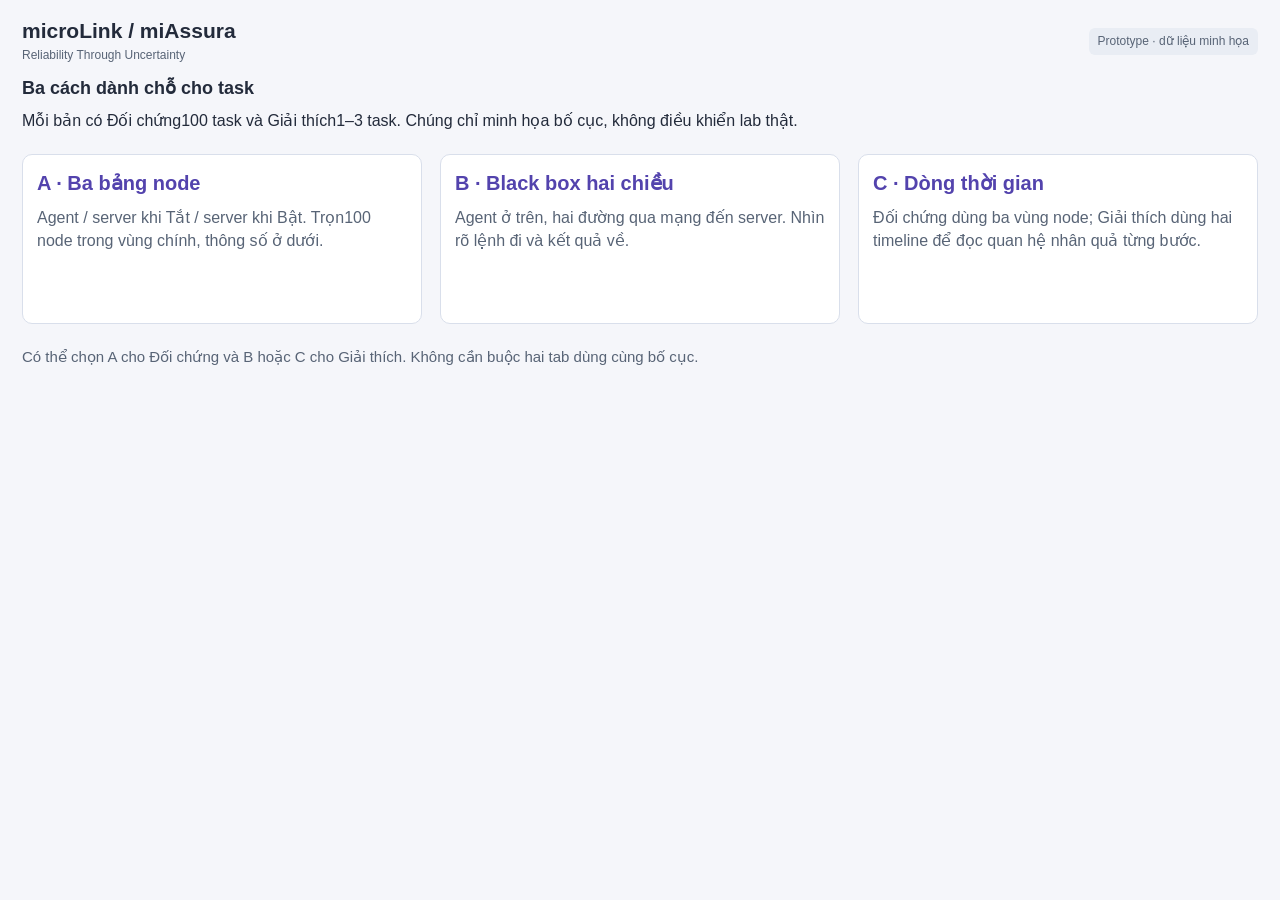
<file: lab/ui/prototypes/index.html>
<!doctype html><html lang="vi"><meta charset="utf-8"><meta name="viewport" content="width=device-width,initial-scale=1"><title>Chọn UI miAssura</title><link rel="stylesheet" href="prototype.css"><body><main>
<header><div><h1>microLink / miAssura</h1><p>Reliability Through Uncertainty</p></div><span class="prototype">Prototype · dữ liệu minh họa</span></header>
<h2>Ba cách dành chỗ cho task</h2><p>Mỗi bản có Đối chứng100 task và Giải thích1–3 task. Chúng chỉ minh họa bố cục, không điều khiển lab thật.</p>
<section class="options"><a class="card" href="a.html"><b>A · Ba bảng node</b><p>Agent / server khi Tắt / server khi Bật. Trọn100 node trong vùng chính, thông số ở dưới.</p></a><a class="card" href="b.html"><b>B · Black box hai chiều</b><p>Agent ở trên, hai đường qua mạng đến server. Nhìn rõ lệnh đi và kết quả về.</p></a><a class="card" href="c.html"><b>C · Dòng thời gian</b><p>Đối chứng dùng ba vùng node; Giải thích dùng hai timeline để đọc quan hệ nhân quả từng bước.</p></a></section>
<p class="tip">Có thể chọn A cho Đối chứng và B hoặc C cho Giải thích. Không cần buộc hai tab dùng cùng bố cục.</p></main></body></html>
</file>
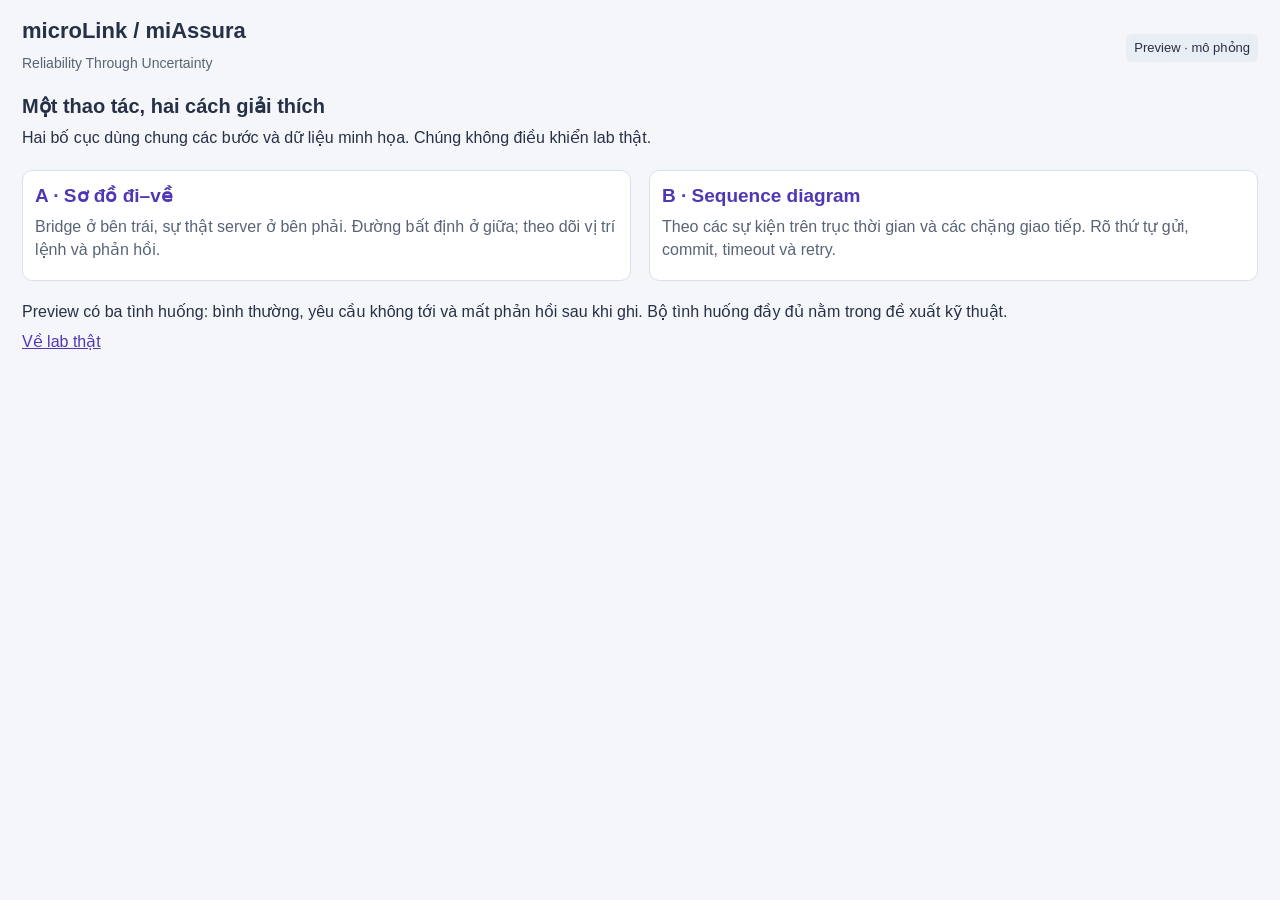
<file: lab/ui/prototypes/journey/index.html>
<!doctype html>
<html lang="vi"><meta charset="utf-8"><meta name="viewport" content="width=device-width,initial-scale=1">
<title>Hành trình · chọn cách trình bày</title><link rel="stylesheet" href="preview.css">
<body><main><header><div><h1>microLink / miAssura</h1><p>Reliability Through Uncertainty</p></div><span class="tag">Preview · mô phỏng</span></header>
<h2>Một thao tác, hai cách giải thích</h2><p>Hai bố cục dùng chung các bước và dữ liệu minh họa. Chúng không điều khiển lab thật.</p>
<div class="choices"><a class="card" href="preview.html?layout=flow"><h2>A · Sơ đồ đi–về</h2><p>Bridge ở bên trái, sự thật server ở bên phải. Đường bất định ở giữa; theo dõi vị trí lệnh và phản hồi.</p></a><a class="card" href="preview.html?layout=sequence"><h2>B · Sequence diagram</h2><p>Theo các sự kiện trên trục thời gian và các chặng giao tiếp. Rõ thứ tự gửi, commit, timeout và retry.</p></a></div>
<p>Preview có ba tình huống: bình thường, yêu cầu không tới và mất phản hồi sau khi ghi. Bộ tình huống đầy đủ nằm trong đề xuất kỹ thuật.</p>
<p><a href="/ui/demo.html?view=compare">Về lab thật</a></p></main></body></html>
</file>
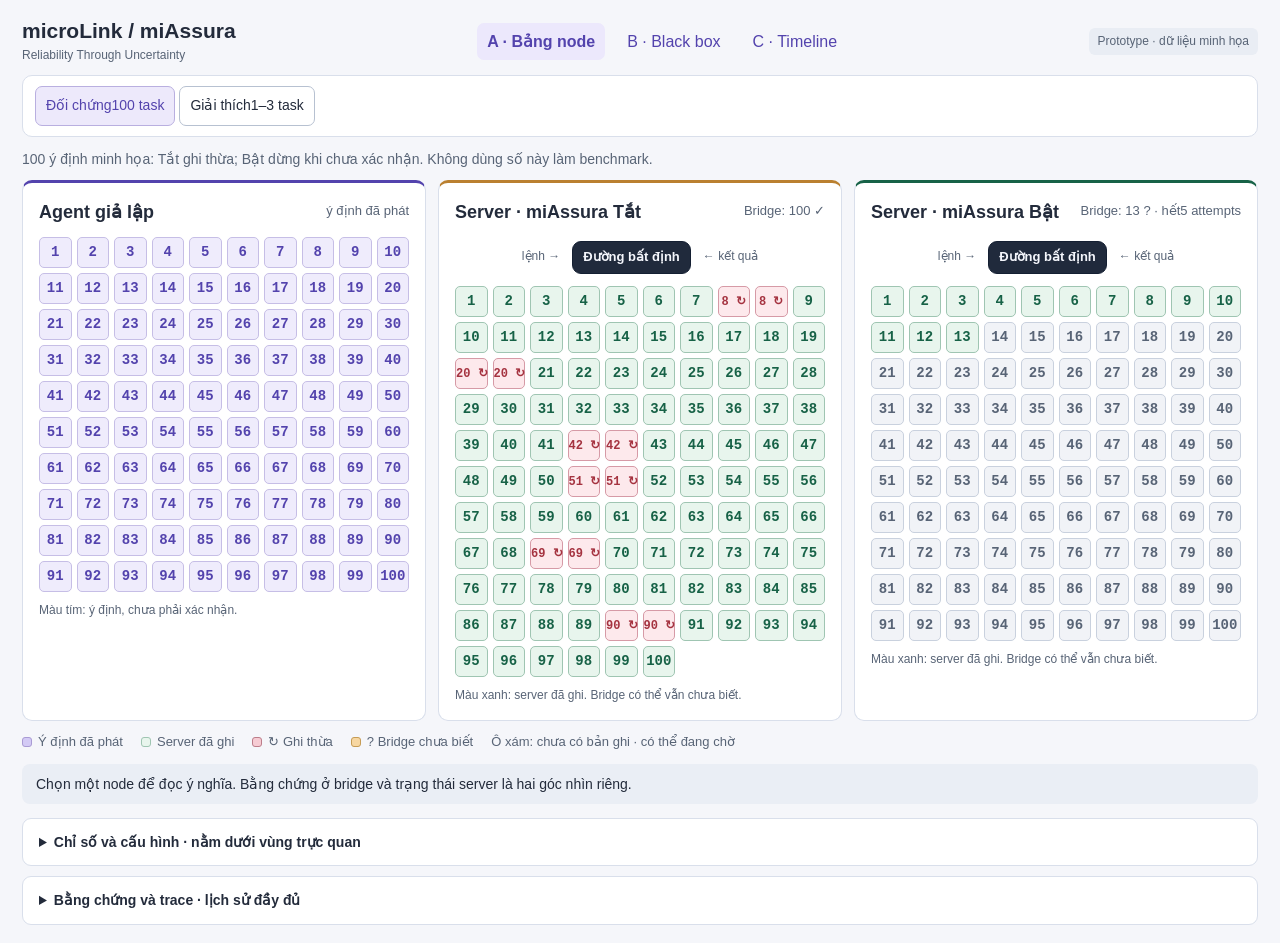
<file: lab/ui/prototypes/a.html>
<!doctype html><html lang="vi"><meta charset="utf-8"><meta name="viewport" content="width=device-width,initial-scale=1"><title>A · miAssura · Bảng node</title><link rel="stylesheet" href="prototype.css"><body data-layout="matrix"><main id="app"></main><script src="prototype.js"></script></body></html>
</file>
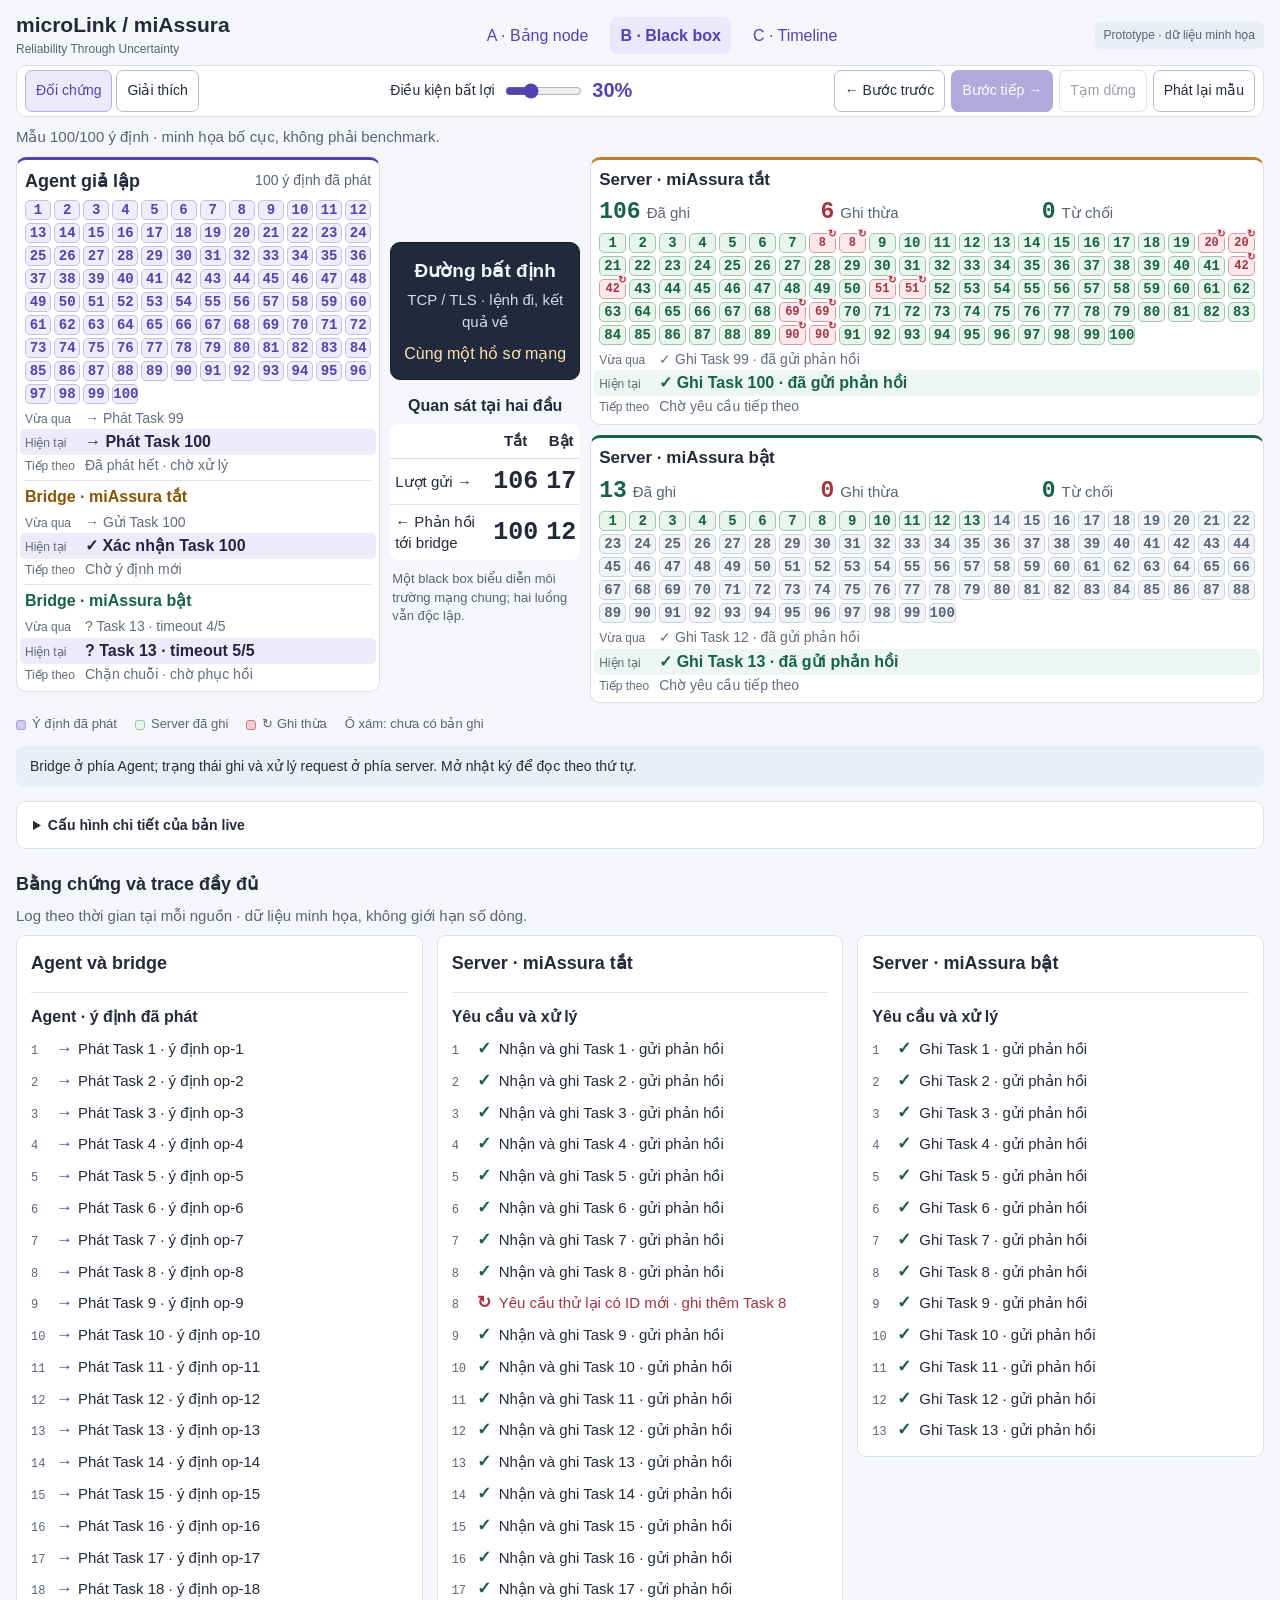
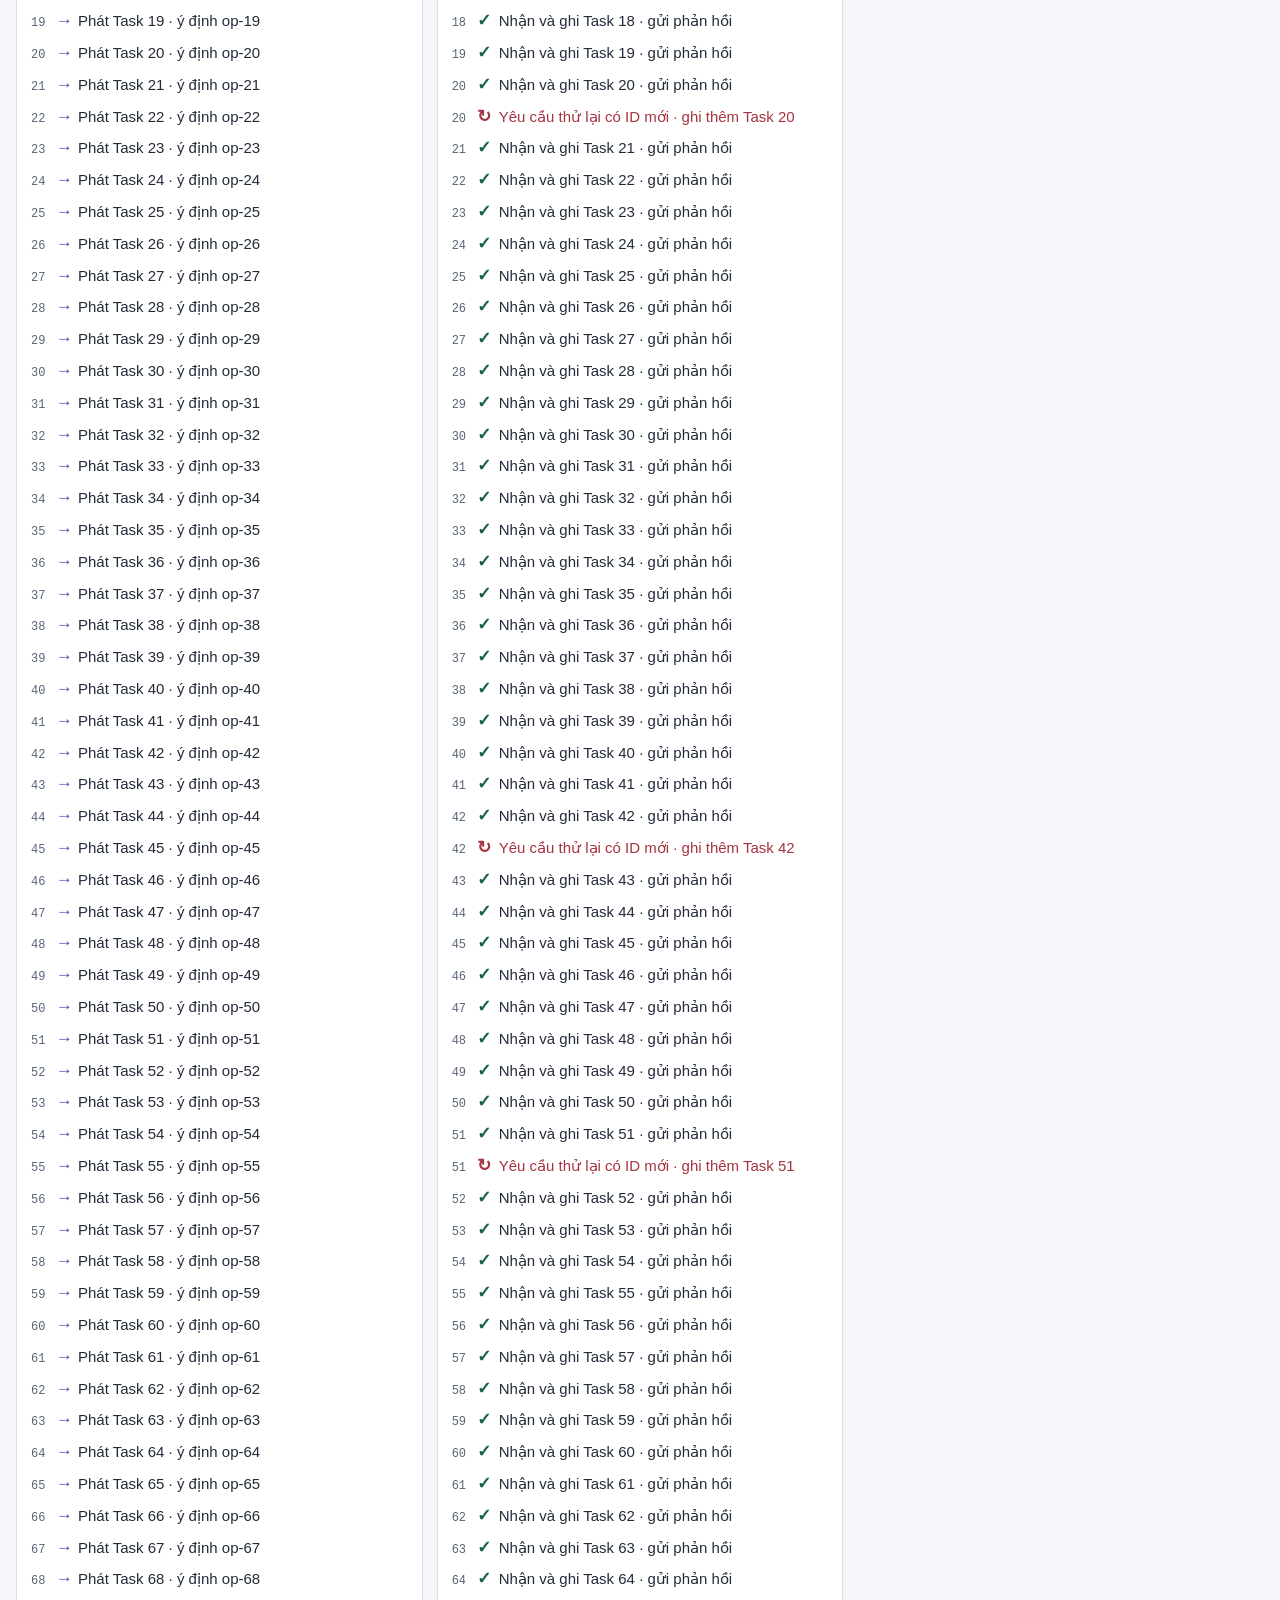
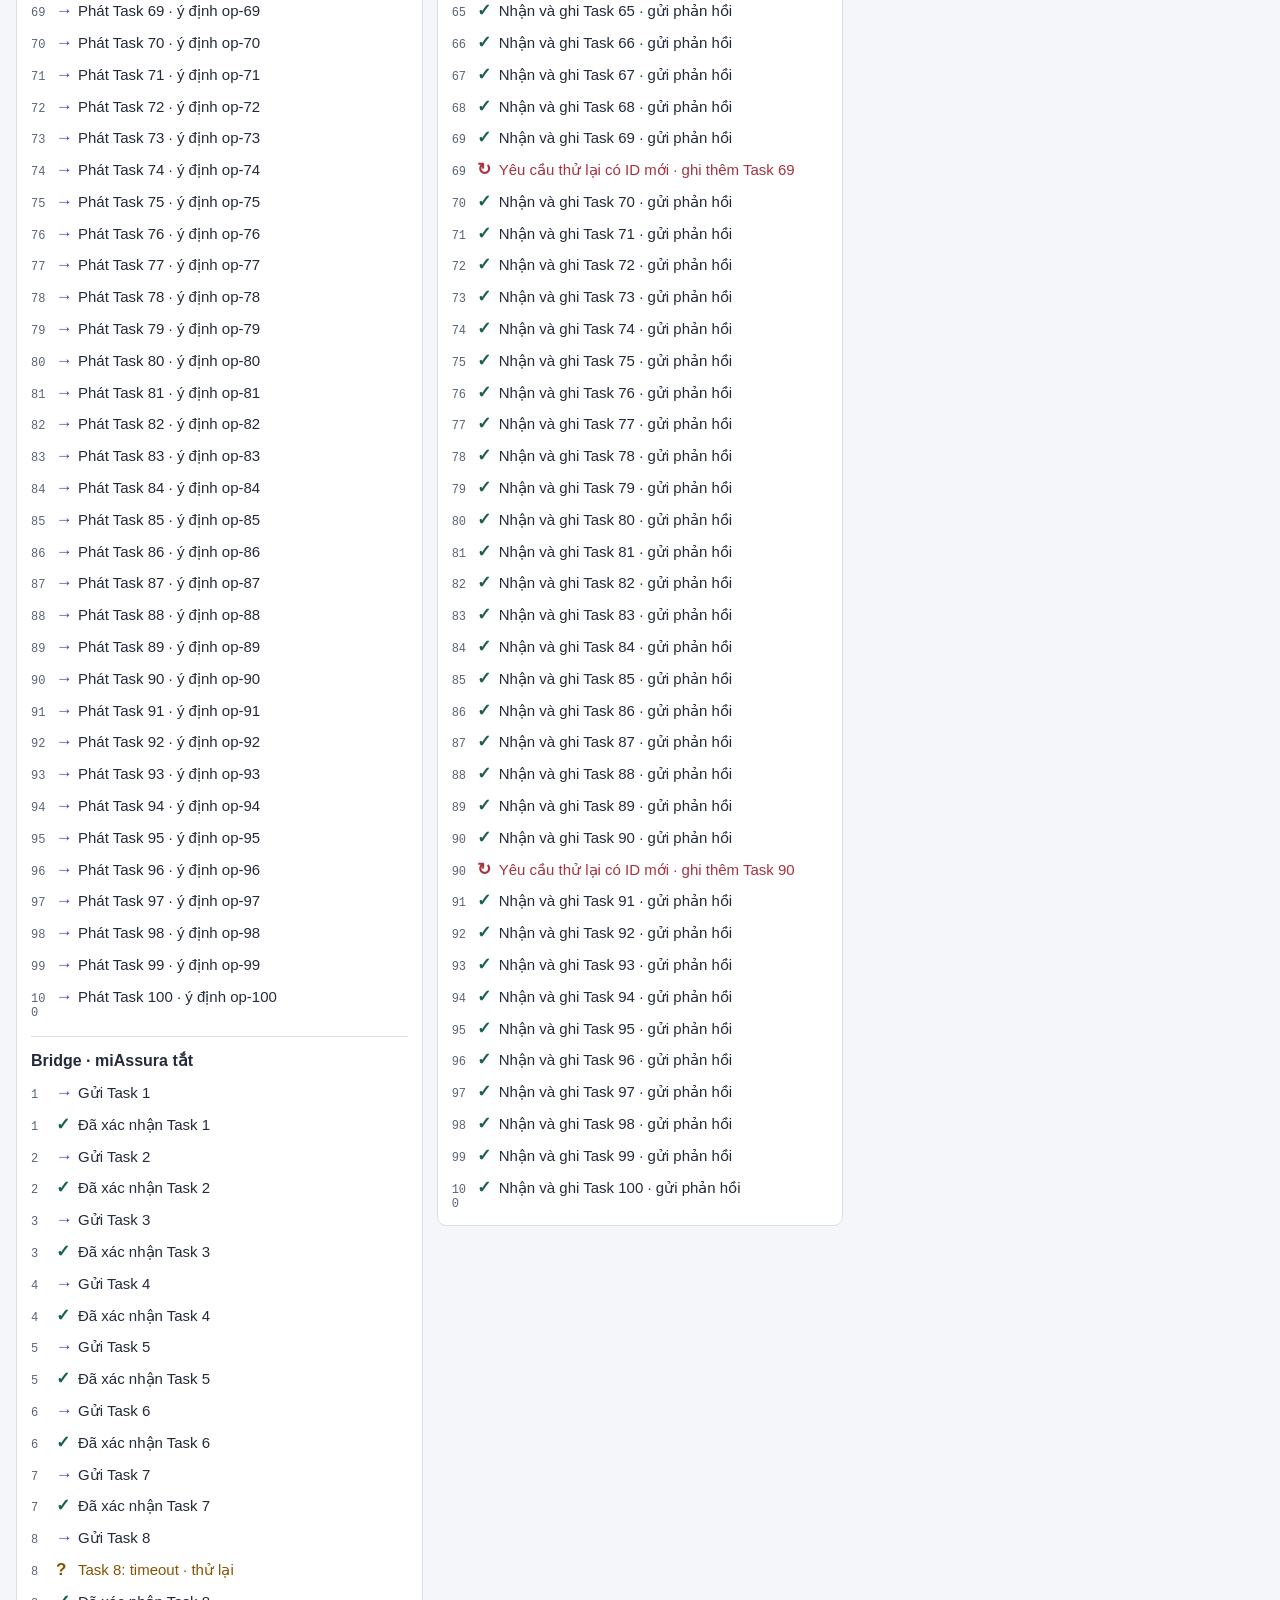
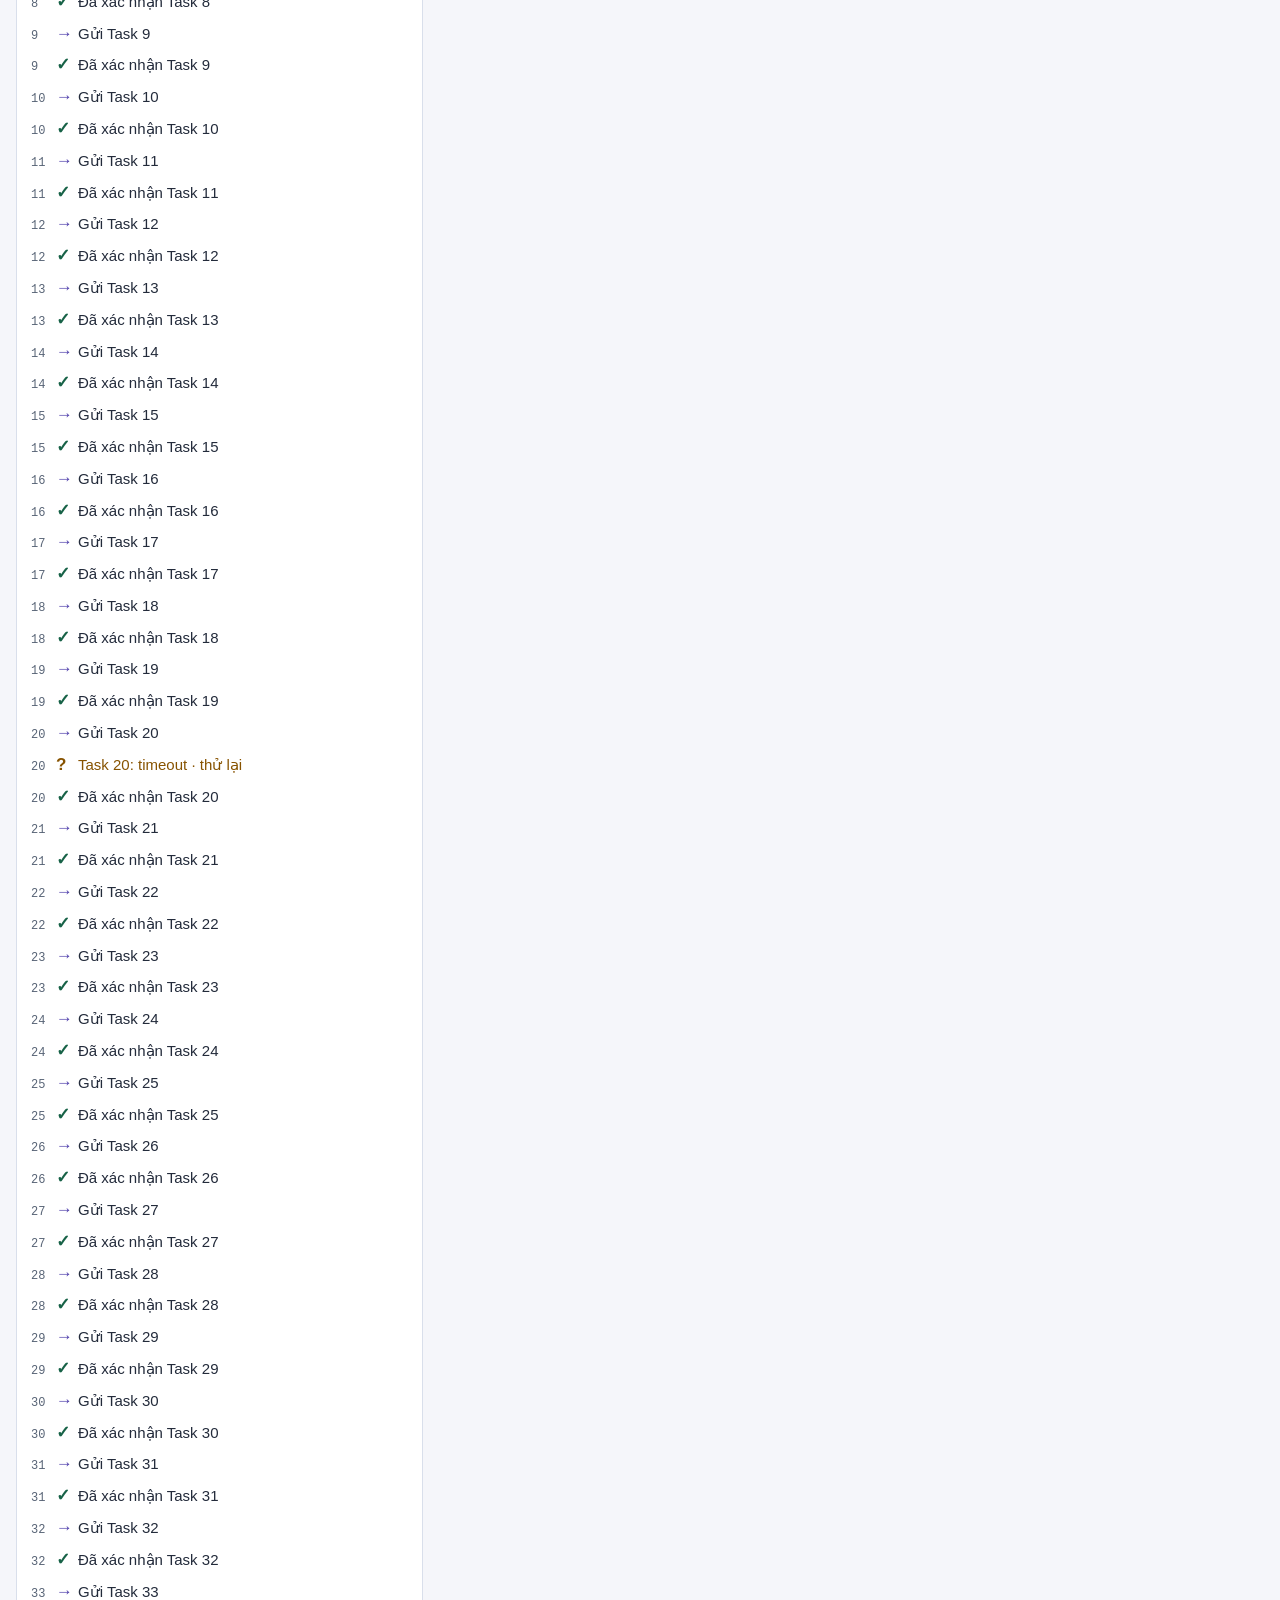
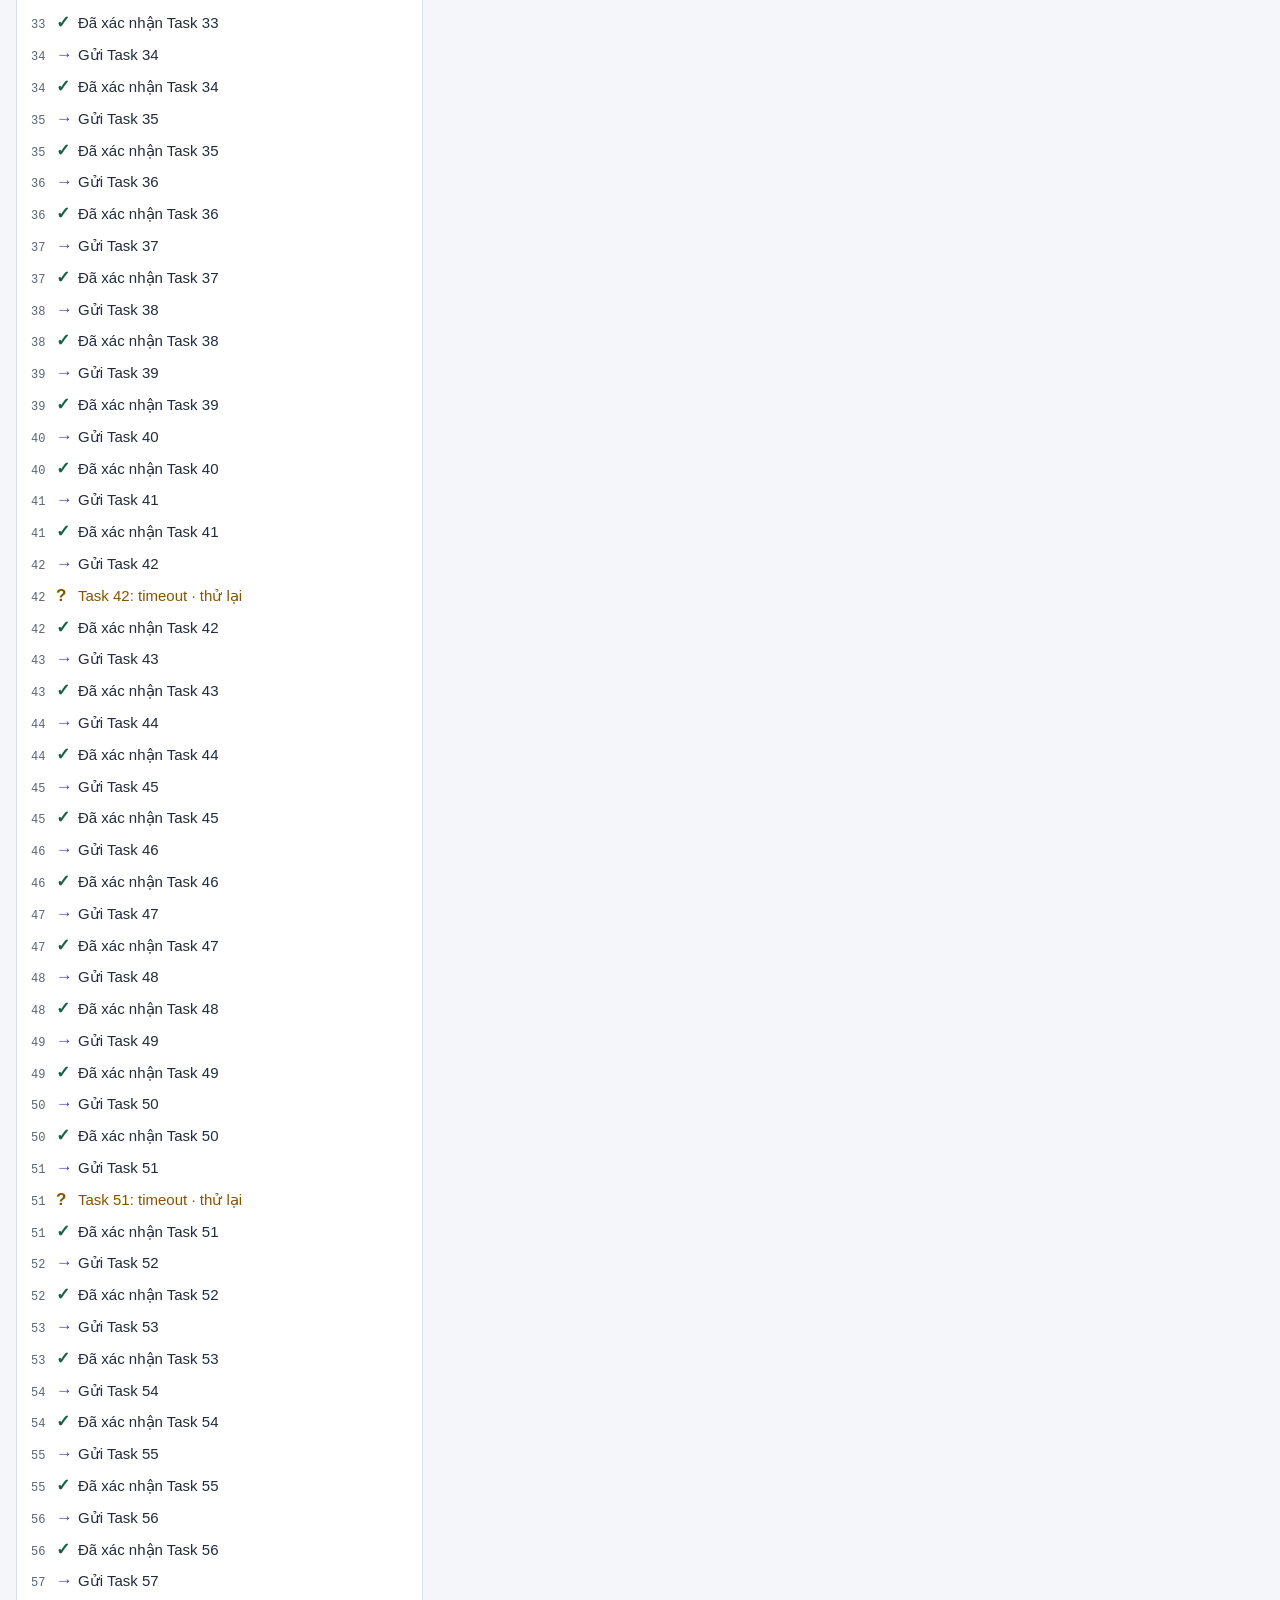
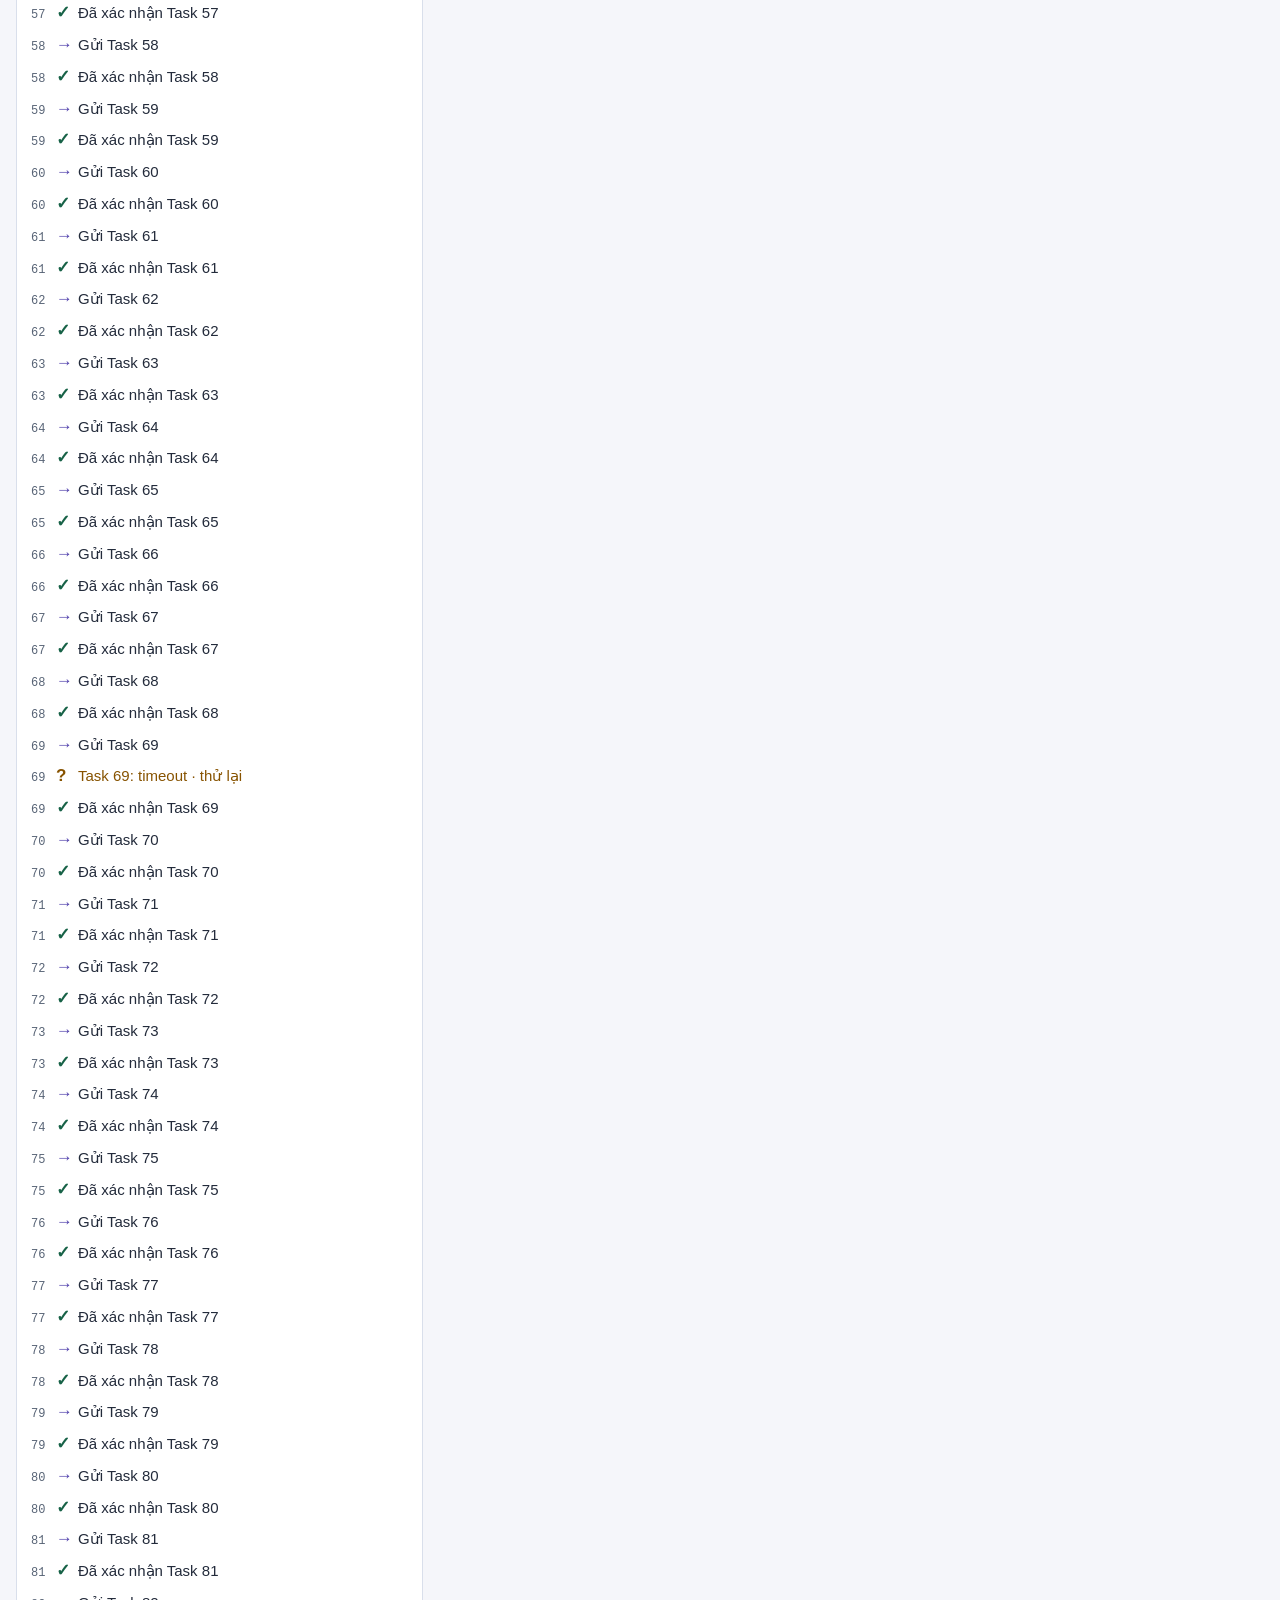
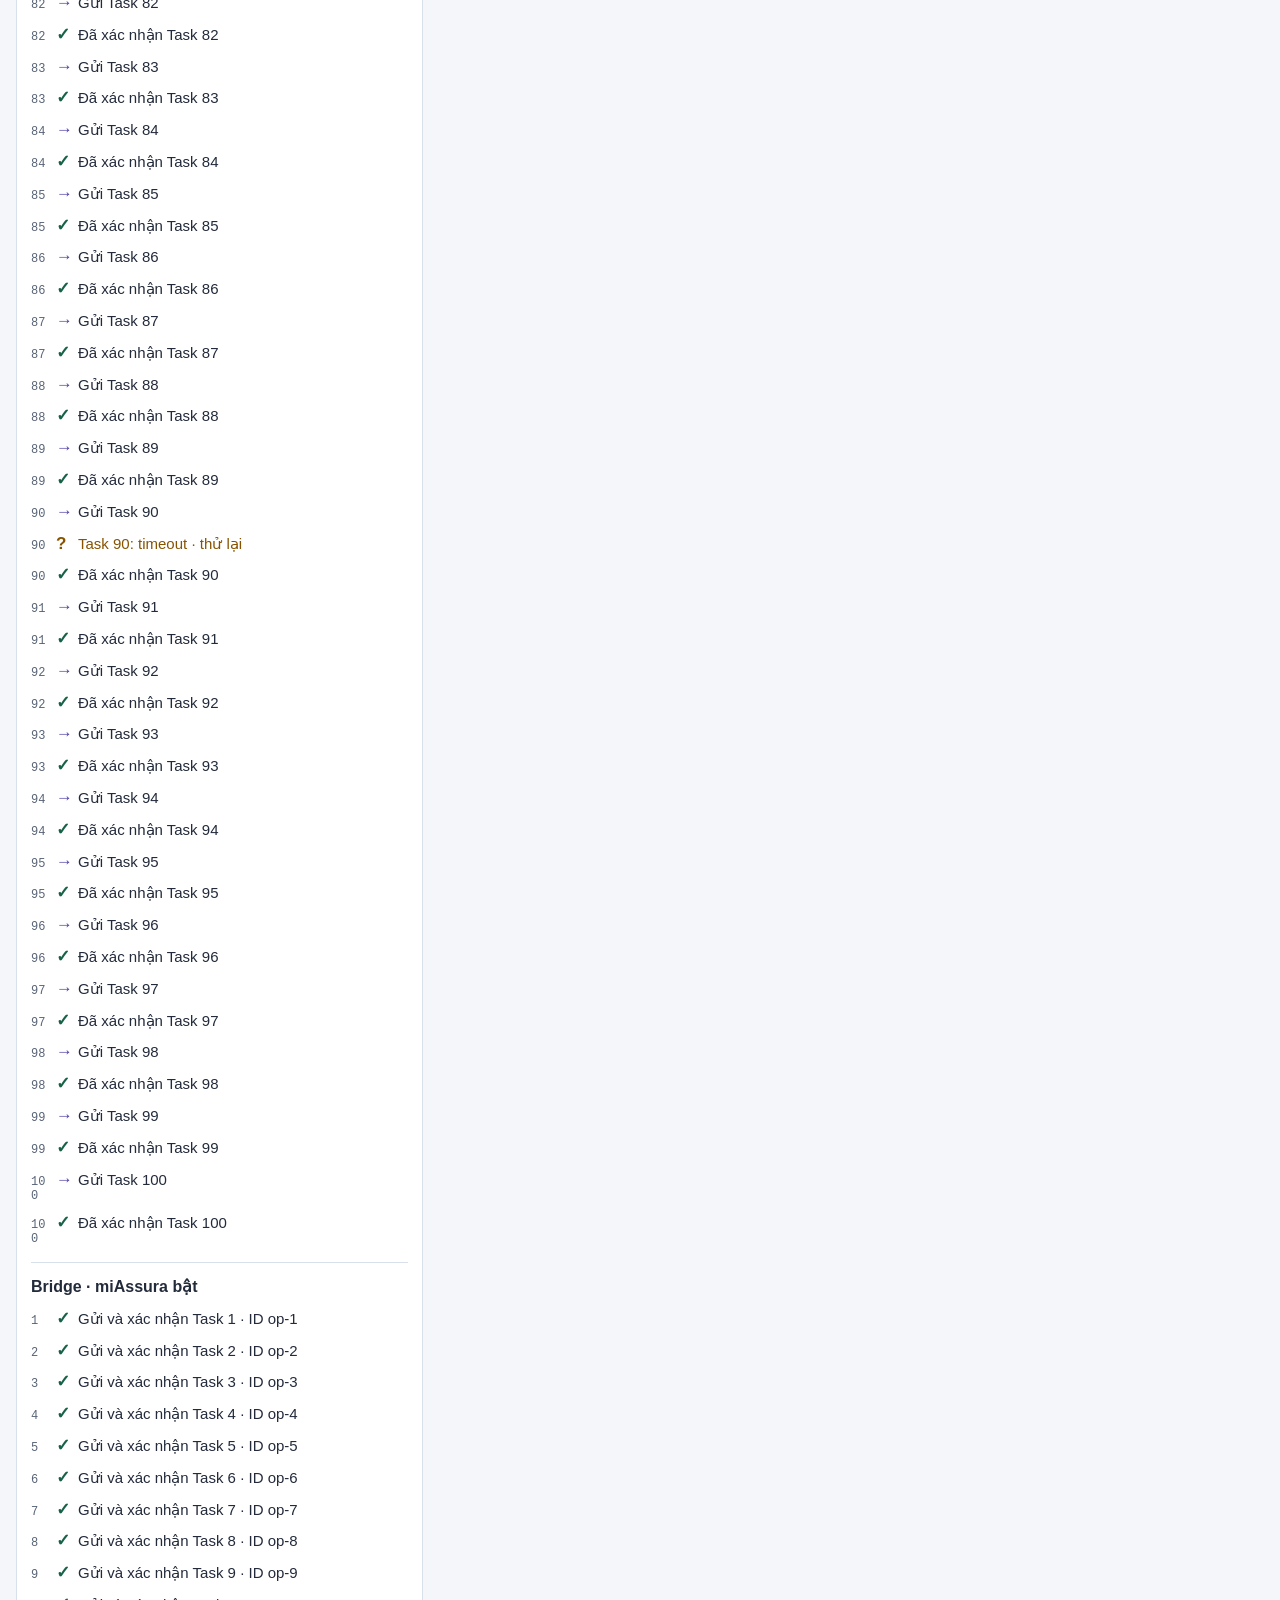
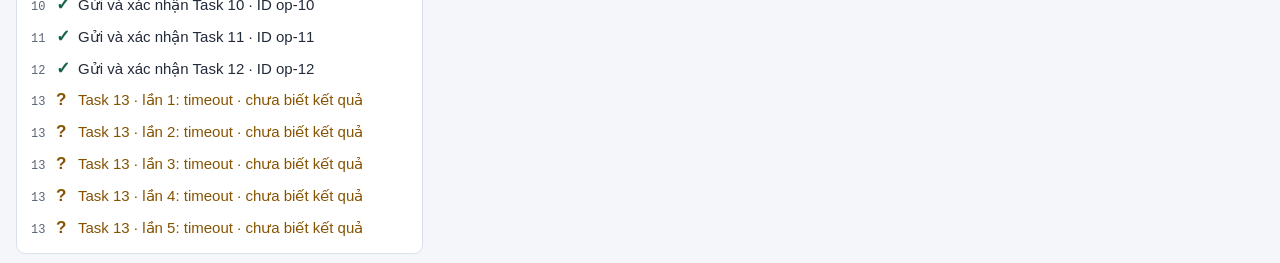
<file: lab/ui/prototypes/b.html>
<!doctype html><html lang="vi"><meta charset="utf-8"><meta name="viewport" content="width=device-width,initial-scale=1"><title>B · miAssura · Black box</title><link rel="stylesheet" href="prototype.css"><link rel="stylesheet" href="flow.css"><body><main id="app"></main><script src="flow.js"></script></body></html>
</file>
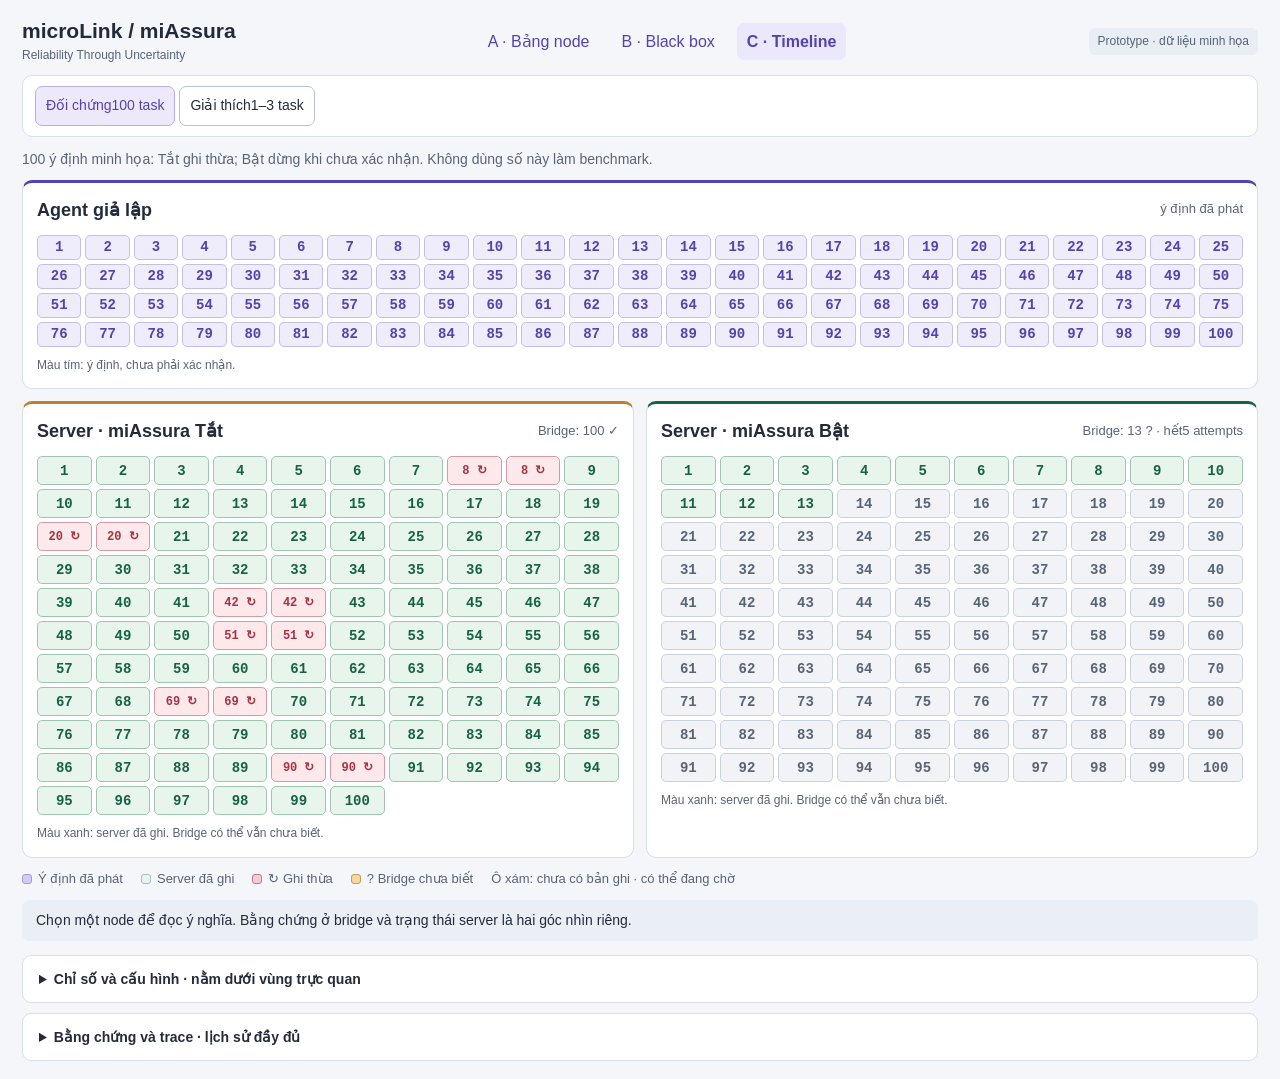
<file: lab/ui/prototypes/c.html>
<!doctype html><html lang="vi"><meta charset="utf-8"><meta name="viewport" content="width=device-width,initial-scale=1"><title>C · miAssura · Timeline</title><link rel="stylesheet" href="prototype.css"><body data-layout="timeline"><main id="app"></main><script src="prototype.js"></script></body></html>
</file>
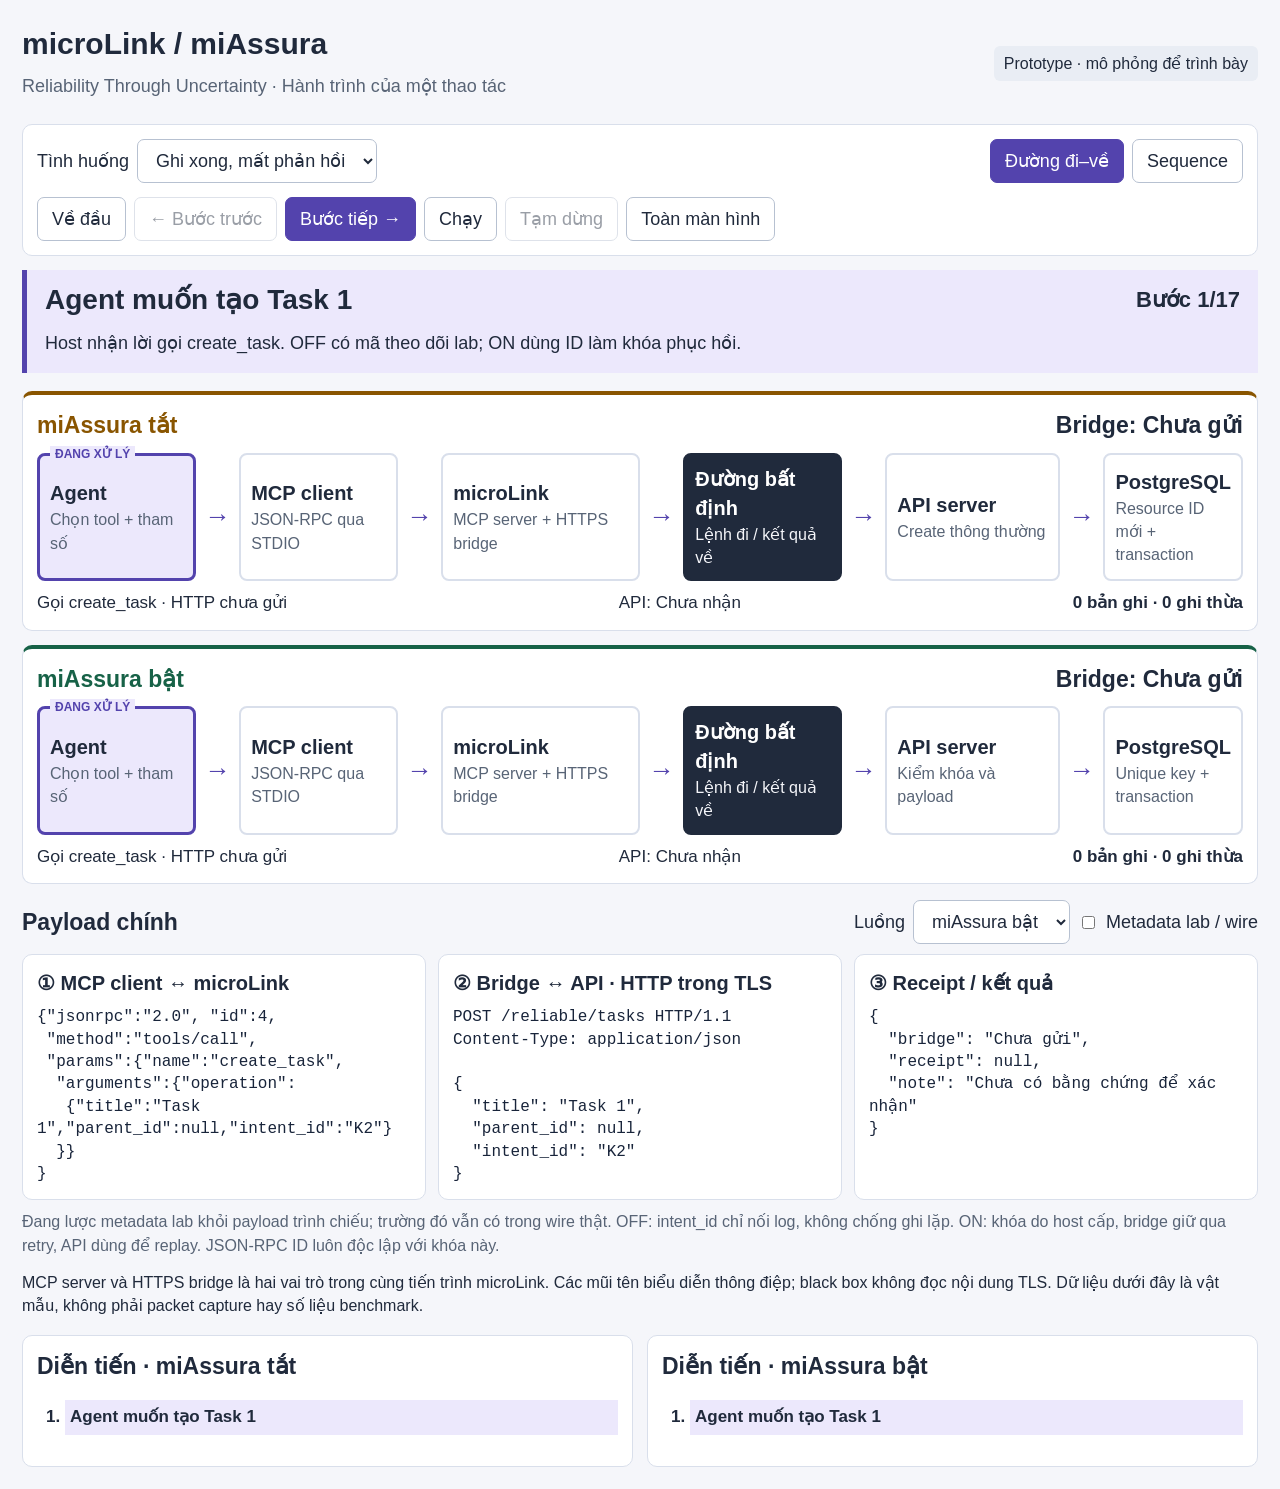
<file: lab/ui/prototypes/payload.html>
<!doctype html>
<html lang="vi">
<head>
<meta charset="utf-8"><meta name="viewport" content="width=device-width,initial-scale=1">
<title>miAssura · Hành trình payload — prototype</title>
<style>
:root{font:18px/1.45 "Segoe UI",Arial,sans-serif;color:#202a3c;background:#f5f6fa;--purple:#5343ad;--green:#176247;--red:#a53340;--amber:#895500;--line:#d9dfeb;--muted:#586476}
*{box-sizing:border-box}body{margin:0}main{max-width:1920px;margin:auto;padding:22px}h1{font-size:30px;margin:0}h2{font-size:23px;margin:0}h3{font-size:20px;margin:0}p{margin:7px 0}.muted{color:var(--muted)}
header,.controls,.buttons,.heading{display:flex;align-items:center;justify-content:space-between;gap:14px;flex-wrap:wrap}header{margin-bottom:18px}.badge{background:#e9edf4;padding:6px 10px;border-radius:6px;font-size:16px}.controls,.panel{background:white;border:1px solid var(--line);border-radius:10px;padding:14px}.controls{margin-bottom:14px}.buttons{justify-content:flex-start;gap:8px}
button,select{font:inherit;padding:8px 14px;min-height:44px;border:1px solid #b7c1d1;border-radius:7px;background:white;color:inherit;cursor:pointer}button.primary,button[aria-pressed=true]{background:var(--purple);color:white;border-color:var(--purple)}button:disabled{opacity:.45;cursor:default}label{display:flex;gap:8px;align-items:center}input{accent-color:var(--purple)}:focus-visible{outline:3px solid #976000;outline-offset:3px}[hidden]{display:none!important}
.narration{border-left:5px solid var(--purple);padding:10px 18px;margin:12px 0 18px;background:#ece8fc}.narration h2{font-size:28px}.position{font-size:22px;font-weight:700;white-space:nowrap}.lanes{display:grid;gap:14px}.lane{padding:14px;border:1px solid var(--line);border-top:4px solid var(--amber);border-radius:10px;background:white}.lane.on{border-top-color:var(--green)}.heading{margin-bottom:10px}.heading p{margin:0}.policy{font-weight:700;color:var(--amber)}.on .policy{color:var(--green)}.state{font-weight:700;font-size:23px}.state.unknown{color:var(--amber)}.state.confirmed{color:var(--green)}
.route{display:grid;grid-template-columns:1fr 35px 1fr 35px 1.25fr 35px 1fr 35px 1.1fr 35px .85fr;align-items:stretch;gap:4px}.station{border:2px solid var(--line);border-radius:8px;min-height:112px;padding:10px;display:flex;flex-direction:column;justify-content:center;position:relative}.station small{color:var(--muted);font-size:16px}.station.active{border:3px solid var(--purple);background:#ece8fc}.station.active:before{content:"ĐANG XỬ LÝ";color:var(--purple);font-size:12px;font-weight:800;position:absolute;top:-10px;background:#ece8fc;padding:0 5px}.station.done{border-color:#aacdbb;background:#f0f8f3}.station.network{background:#202a3c;color:white;border-color:#202a3c}.station.network small{color:#f5f6fa}.station.network.adverse{background:#8e2634;border-color:#8e2634}.station.network.active{outline:3px solid #b4a9f4;outline-offset:2px}.arrow{display:flex;align-items:center;justify-content:center;font-size:26px;color:var(--purple)}.arrow.return{color:var(--green)}
.phase-footer{display:flex;justify-content:space-between;gap:12px;align-items:center;margin-top:10px;font-size:17px}.effect{font-weight:700}.extra{color:var(--red)}.detail{margin-top:16px}.payload-controls{display:flex;justify-content:space-between;align-items:center;gap:10px;margin-bottom:10px}.payloads{display:grid;grid-template-columns:1fr 1fr 1fr;gap:12px}.payloads .panel{min-width:0}.payloads h3{margin-bottom:8px}.payloads p{font-size:16px}pre{font:16px/1.4 Consolas,monospace;margin:0;white-space:pre-wrap;overflow-wrap:anywhere;color:#18243a}.payload-note{font-size:16px;color:var(--muted);margin-top:10px}.sequence{background:white;border:1px solid var(--line);border-radius:10px;padding:14px}.sequence-head,.sequence-row{display:grid;grid-template-columns:58px 1.3fr 1.3fr 1fr 1fr 1.4fr;gap:12px;padding:10px}.sequence-head{font-weight:700;background:#ece8fc}.sequence-row{border-bottom:1px solid var(--line);opacity:.4}.sequence-row.past{opacity:1}.sequence-row.active{opacity:1;background:#ece8fc;border-left:4px solid var(--purple)}.sequence-row .trip{font-weight:600}.foot{font-size:16px;margin:14px 0}.protocol{font-size:16px}.trace{display:grid;grid-template-columns:1fr 1fr;gap:14px;margin-top:18px}.trace ol{padding-left:28px;font-size:17px}.trace li{padding:5px}.trace li.current{background:#ece8fc;font-weight:600}
@media(max-width:1200px){main{padding:12px}.route{grid-template-columns:repeat(6,minmax(0,1fr));gap:8px}.arrow{display:none}.station{min-height:100px}.payloads{grid-template-columns:1fr}.sequence-head,.sequence-row{grid-template-columns:35px 1fr 1fr 1fr 1fr 1fr}.controls{align-items:flex-start}h1{font-size:24px}}
@media(prefers-reduced-motion:reduce){*{scroll-behavior:auto}}
@media(min-width:1600px){main{padding:14px 22px}header{margin-bottom:10px}header p{margin:3px 0}.controls{padding:8px 12px;margin-bottom:8px}.narration{padding:8px 14px;margin:8px 0 12px}.narration p{margin:4px 0}.lane{padding:10px 12px}.heading{margin-bottom:8px}.station{min-height:94px;padding:8px}.phase-footer{margin-top:7px}.lanes{gap:10px}.detail{margin-top:12px}.payload-controls{margin-bottom:8px}.payloads .panel{padding:12px}pre{font-size:17px;line-height:1.35}}
</style>
</head>
<body><main>
<header><div><h1>microLink / miAssura</h1><p class="muted">Reliability Through Uncertainty · Hành trình của một thao tác</p></div><span class="badge">Prototype · mô phỏng để trình bày</span></header>
<section class="controls" aria-label="Điều khiển prototype">
 <label>Tình huống <select id="story"><option value="response">Ghi xong, mất phản hồi</option><option value="normal">Bình thường</option><option value="request">Yêu cầu không tới API</option><option value="late">Phản hồi quá hạn</option></select></label>
 <div class="buttons"><button id="flowButton" aria-pressed="true">Đường đi–về</button><button id="sequenceButton" aria-pressed="false">Sequence</button></div>
 <div class="buttons"><button id="reset">Về đầu</button><button id="prev">← Bước trước</button><button id="next" class="primary">Bước tiếp →</button><button id="play">Chạy</button><button id="pause" disabled>Tạm dừng</button><button id="fullscreen">Toàn màn hình</button></div>
</section>
<section class="narration" aria-live="polite"><div class="heading"><h2 id="headline"></h2><span id="position" class="position"></span></div><p id="explanation"></p></section>
<section id="flow" class="lanes" aria-label="Hai hành trình đi và về"></section>
<section id="sequence" class="sequence" hidden aria-label="Diễn tiến theo thành phần"></section>
<section class="detail" aria-label="Payload ở chặng đang chọn">
 <div class="payload-controls"><h2>Payload chính</h2><div class="buttons"><label>Luồng <select id="lane"><option value="off">miAssura tắt</option><option value="on" selected>miAssura bật</option></select></label><label><input id="metadata" type="checkbox"> Metadata lab / wire</label></div></div>
 <div class="payloads"><article class="panel"><h3>① MCP client ↔ microLink</h3><pre id="rpc"></pre></article><article class="panel"><h3>② Bridge ↔ API · HTTP trong TLS</h3><pre id="http"></pre></article><article class="panel"><h3>③ Receipt / kết quả</h3><pre id="receipt"></pre></article></div>
 <p id="payloadNote" class="payload-note"></p>
</section>
<p class="foot">MCP server và HTTPS bridge là hai vai trò trong cùng tiến trình microLink. Các mũi tên biểu diễn thông điệp; black box không đọc nội dung TLS. Dữ liệu dưới đây là vật mẫu, không phải packet capture hay số liệu benchmark.</p>
<section class="trace" id="logs" aria-label="Diễn tiến đầy đủ"></section>
</main>
<script>
'use strict';
const $=id=>document.getElementById(id), esc=value=>String(value).replace(/[&<>"']/g,c=>({'&':'&amp;','<':'&lt;','>':'&gt;','"':'&quot;',"'":'&#39;'}[c]));
const stations=['Agent','MCP client','microLink','Đường bất định','API server','PostgreSQL'];
const roles=['Chọn tool + tham số','JSON-RPC qua STDIO','MCP server + HTTPS bridge','Lệnh đi / kết quả về','Kiểm khóa và payload','Unique key + transaction'];
let frames=[], index=0, playing=false, timer=null, view='flow';
function build(story){
 const f=[],add=(kind,title,text,stage,attempt=1)=>f.push({kind,title,text,stage,attempt});
 add('agent','Agent muốn tạo Task 1','Host nhận lời gọi create_task. OFF có mã theo dõi lab; ON dùng ID làm khóa phục hồi.',0);
 add('rpc','MCP client gửi tools/call qua STDIO','JSON-RPC ID = 4 ghép tool call với kết quả. Đây không phải khóa chống ghi lặp ở API.',1);
 add('prepare','microLink nhận và snapshot thao tác','Cả hai bridge giữ dữ liệu thao tác qua các attempts. ID của OFF chỉ phục vụ observer; API OFF không khử lặp.',2);
 add('send','Bridge gửi HTTP POST · lần 1','HTTP request được truyền trong TLS. Một tool call MCP có thể chứa nhiều HTTP attempts.',3);
 if(story==='request')add('blocked','Chiều yêu cầu bị cản','Ca này API chưa nhận request. Bridge chỉ biết chưa có phản hồi, không được đọc observer để kết luận.',3);
 else{
  add('receive','API nhận request','Nhận request chưa phải bằng chứng thao tác đã commit.',4);
  add('commit','Transaction commit','Row đã tồn tại ở server. Bridge vẫn đang chờ receipt.',5);
  add('response','API gửi response sau commit','201 + record đi ngược về bridge; API gửi không chứng minh bridge đã nhận.',4);
  if(story==='normal'){
   add('receipt','Bridge nhận và kiểm receipt','HTTP 2xx, payload/scope khớp; ON còn kiểm row.id bằng intent_id.',2);
   add('tool','MCP server trả tool result','JSON-RPC response ID = 4 quay về MCP client, rồi host đưa kết quả cho Agent.',1);
   add('finish','Agent nhận CONFIRMED','Mạng bình thường: cả hai chính sách đều tạo một bản ghi và xác nhận.',0);return f;
  }
  add('blocked',story==='late'?'Response bị giữ quá thời hạn':'Chiều phản hồi bị cản','API đã commit nhưng bridge chưa nhận receipt hợp lệ. Chỉ observer biết row đang tồn tại.',3);
 }
 add('timeout','Bridge kết thúc attempt 1 với UNKNOWN','Thiếu receipt không đồng nghĩa chưa ghi. Đây là trạng thái nội bộ; tool call MCP vẫn đang chờ vòng phục hồi.',2);
 if(story==='late')add('late','Response cũ được nhả sau timeout','Request 1 đã kết thúc. HTTP client không ghép response cũ vào request retry; cả OFF/ON đều như vậy.',3);
 add('retry','Bridge gửi lại · lần 2','OFF: create thông thường. ON: cùng khóa phục hồi và cùng payload. Request mới, cùng tool call MCP.',2,2);
 add('send','HTTP attempt 2 đi qua mạng đã phục hồi','Việc bridge thử gửi chưa chứng minh API nhận hay ghi.',3,2);
 add('receive','API nhận attempt 2','API OFF tạo resource mới. API ON dùng unique key để xét create hoặc replay.',4,2);
 add('commit','Create mới hoặc replay bản ghi cũ',story==='request'?'Lần 1 chưa tới: cả hai API tạo bản ghi đầu tiên.':'OFF tạo thêm một row; ON trả row cũ, không thêm tác dụng ghi.',5,2);
 add('response','API gửi receipt của attempt 2','OFF trả201; ON trả200 nếu replay, hoặc201 nếu lần này mới tạo.',4,2);
 add('receipt','Bridge xác nhận từ receipt hợp lệ','Receipt của đúng HTTP attempt được kiểm. Observer server không cấp đáp án cho bridge.',2,2);
 add('tool','Tool result trở về MCP client','Cùng JSON-RPC ID = 4; attempts = 2. Một lời gọi MCP đã thực hiện hai HTTP attempts.',1,2);
 add('finish','Agent nhận kết quả',story==='request'?'Cả hai đã ghi một row: retry cơ bản đã đủ cho ca này.':'Cả hai có receipt, nhưng OFF đã ghi thừa. CONFIRMED không tự chứng minh không có bản ghi lặp.',0,2);
 return f;
}
function stateAt(policy){
 const state={rows:[],status:'not_sent',attempt:0,api:'Chưa nhận',bridge:'Chưa gửi',agent:'Chưa gọi',adverse:false,receipt:null,apiReceipt:null};
 for(const f of frames.slice(0,index+1)){
  if(['send','retry'].includes(f.kind))state.attempt=f.attempt;
  if(f.kind==='agent')state.agent='Gọi create_task';
  if(['send','retry'].includes(f.kind)){state.bridge='Đang chờ phản hồi';state.status='waiting';state.adverse=false;state.receipt=null;state.apiReceipt=null;}
  if(f.kind==='receive')state.api='Đã nhận request';
  if(f.kind==='commit'){
   if(policy==='off'||!state.rows.length)state.rows.push(policy==='on'?'K2':'ROW-'+f.attempt);
   state.api=policy==='on'&&f.attempt===2&&$('story').value!=='request'?'Replay · không ghi thêm':'Commit row mới';
  }
  if(f.kind==='response'){state.api='Đã gửi response';state.apiReceipt={id:state.rows.at(-1),title:'Task 1',parent_id:null,created:policy==='off'||f.attempt===1||$('story').value==='request'};if(policy==='on')state.apiReceipt.intent_id='K2';}
  if(f.kind==='blocked')state.adverse=true;
  if(f.kind==='timeout'){state.bridge='UNKNOWN · thiếu receipt';state.status='unknown';}
  if(f.kind==='late')state.bridge='UNKNOWN · response cũ không sử dụng';
  if(f.kind==='receipt'){
   state.status='confirmed';state.bridge='CONFIRMED · receipt hợp lệ';state.adverse=false;
   state.receipt={id:state.rows.at(-1),title:'Task 1',parent_id:null,created:policy==='off'||f.attempt===1||$('story').value==='request'};
   if(policy==='on')state.receipt.intent_id='K2';
  }
  if(f.kind==='tool')state.agent='MCP client nhận tool result';
  if(f.kind==='finish')state.agent='Agent nhận CONFIRMED';
 }
 return state;
}
function json(value){return JSON.stringify(value,null,2);}
function paintPayload(f){
 const policy=$('lane').value,state=stateAt(policy),meta=$('metadata').checked;
 const operation={title:'Task 1',parent_id:null};
 if(policy==='on'||meta)operation.intent_id=policy==='on'?'K2':'LAB1';
 if(meta)Object.assign(operation,{run_id:'RUN',seq:1});
 const args={operation};if(meta)Object.assign(args,{attempt_limit:5,budget_seconds:1200});
 const response=['tool','finish'].includes(f.kind);
 const result={state:state.status,attempts:state.attempt,receipt:state.receipt};
 const rpc=response?{jsonrpc:'2.0',id:4,result:{resultType:'complete',structuredContent:result,isError:false}}:{jsonrpc:'2.0',id:4,method:'tools/call',params:{name:'create_task',arguments:args}};
 if(meta&&!response)rpc.params._meta={'io.modelcontextprotocol/protocolVersion':'2026-07-28'};
 $('rpc').textContent=meta?json(rpc):response?`{"jsonrpc":"2.0", "id":4,\n "result":{"resultType":"complete",\n  "isError":false,\n  "structuredContent":\n${json(result).split('\n').map(line=>'   '+line).join('\n')}\n }\n}`:`{"jsonrpc":"2.0", "id":4,\n "method":"tools/call",\n "params":{"name":"create_task",\n  "arguments":{"operation":\n   ${JSON.stringify(operation)}\n  }}\n}`;
 const body={...operation};if(meta)body.lane=policy==='on'?'reliable':'baseline';
 $('http').textContent=state.apiReceipt?`HTTP/1.1 ${state.apiReceipt.created?'201 Created':'200 OK'}\nContent-Type: application/json\n\n${json(state.apiReceipt)}`:`POST /${policy==='on'?'reliable':'baseline'}/tasks HTTP/1.1\nContent-Type: application/json\n\n${json(body)}`;
 $('receipt').textContent=state.receipt?json(result):state.status==='unknown'?json({state:'unknown',receipt:null,reason:'Không có receipt hợp lệ',note:'Bridge còn retry; chưa trả tool result'}):json({bridge:state.bridge,receipt:null,note:'Chưa có bằng chứng để xác nhận'});
 $('payloadNote').textContent=(meta?'Wire được rút gọn; RUN/K2/LAB1 thay UUID để dễ đọc.':'Đang lược metadata lab khỏi payload trình chiếu; trường đó vẫn có trong wire thật.')+' OFF: intent_id chỉ nối log, không chống ghi lặp. ON: khóa do host cấp, bridge giữ qua retry, API dùng để replay. JSON-RPC ID luôn độc lập với khóa này.';
}
function paint(){
 const f=frames[index];$('headline').textContent=f.title;$('explanation').textContent=f.text;$('position').textContent=`Bước ${index+1}/${frames.length}`;
 const returning=['response','receipt','tool','finish','late'].includes(f.kind);
 $('flow').innerHTML=['off','on'].map(policy=>{
  const s=stateAt(policy),extra=Math.max(0,s.rows.length-1);
   return `<article class="lane ${policy}"><div class="heading"><h2 class="policy">miAssura ${policy==='on'?'bật':'tắt'}</h2><span class="state ${s.status}">Bridge: ${esc(s.bridge)}</span></div><div class="route">${stations.map((name,i)=>`${i?`<span class="arrow ${returning?'return':''}" aria-hidden="true">${returning?'←':'→'}</span>`:''}<div class="station ${i===3?'network ':''}${i===f.stage?'active ':''}${i===3&&s.adverse?'adverse':''}"><h3>${name}</h3><small>${policy==='off'&&i===4?'Create thông thường':policy==='off'&&i===5?'Resource ID mới + transaction':roles[i]}</small></div>`).join('')}</div><div class="phase-footer"><span>${esc(s.agent)} · HTTP ${s.attempt?s.attempt:'chưa gửi'}</span><span>API: ${esc(s.api)}</span><span class="effect ${extra?'extra':''}">${s.rows.length} bản ghi · ${extra} ghi thừa</span></div></article>`;
 }).join('');
 $('sequence').innerHTML='<div class="sequence-head"><span>Bước</span><span>Chặng / thông điệp</span><span>Agent / MCP client</span><span>Bridge</span><span>API / DB</span><span>Ý nghĩa</span></div>'+frames.map((row,i)=>{
  const late=['response','receipt','tool','finish','late'].includes(row.kind);
  return `<div class="sequence-row ${i<index?'past':''} ${i===index?'active':''}"><b>${i+1}</b><span class="trip">${esc(stations[row.stage])} ${late?'←':'→'}<br>${esc(row.title)}</span><span>${['agent','rpc'].includes(row.kind)?'tools/call · ID4':['tool','finish'].includes(row.kind)?'tool result · ID4':'Call ID4 đang chờ'}</span><span>${row.kind==='timeout'?'UNKNOWN':row.kind==='receipt'?'Kiểm receipt':`HTTP attempt ${row.attempt}`}</span><span>${row.kind==='commit'?($('story').value==='request'||row.attempt===1?'Cả hai: create':'OFF: create thêm / ON: replay'):['response','receive'].includes(row.kind)?row.kind:'—'}</span><span>${esc(row.text)}</span></div>`;
 }).join('');
 $('flow').hidden=view!=='flow';$('sequence').hidden=view!=='sequence';
 $('flowButton').setAttribute('aria-pressed',view==='flow');$('sequenceButton').setAttribute('aria-pressed',view==='sequence');
 paintPayload(f);
 $('logs').innerHTML=['off','on'].map(policy=>`<article class="panel"><h2>Diễn tiến · miAssura ${policy==='on'?'bật':'tắt'}</h2><ol>${frames.slice(0,index+1).map((r,i)=>`<li class="${i===index?'current':''}">${esc(r.title)}${r.kind==='commit'&&r.attempt===2&&$('story').value!=='request'?(policy==='on'?' · replay':' · tạo thêm row'):''}</li>`).join('')}</ol></article>`).join('');
 $('prev').disabled=playing||index===0;$('next').disabled=playing||index===frames.length-1;$('play').disabled=playing||index===frames.length-1;$('pause').disabled=!playing;$('play').textContent=index?'Tiếp tục':'Chạy';
}
function pause(){clearTimeout(timer);timer=null;playing=false;}
function load(){pause();frames=build($('story').value);index=0;paint();}
function tick(){if(!playing)return;timer=setTimeout(()=>{index++;if(index===frames.length-1)pause();paint();if(playing)tick();},1600);}
$('story').onchange=load;$('lane').onchange=paint;$('metadata').onchange=paint;
$('flowButton').onclick=()=>{view='flow';paint();};$('sequenceButton').onclick=()=>{view='sequence';paint();};
$('prev').onclick=()=>{pause();index=Math.max(0,index-1);paint();};$('next').onclick=()=>{pause();index=Math.min(frames.length-1,index+1);paint();};$('reset').onclick=load;
$('play').onclick=()=>{playing=true;paint();tick();};$('pause').onclick=()=>{pause();paint();};
$('fullscreen').onclick=async()=>{try{if(document.fullscreenElement)await document.exitFullscreen();else await document.documentElement.requestFullscreen();}catch{}};
document.addEventListener('visibilitychange',()=>{if(document.hidden){pause();paint();}});window.addEventListener('pagehide',pause);load();
</script></body></html>
</file>
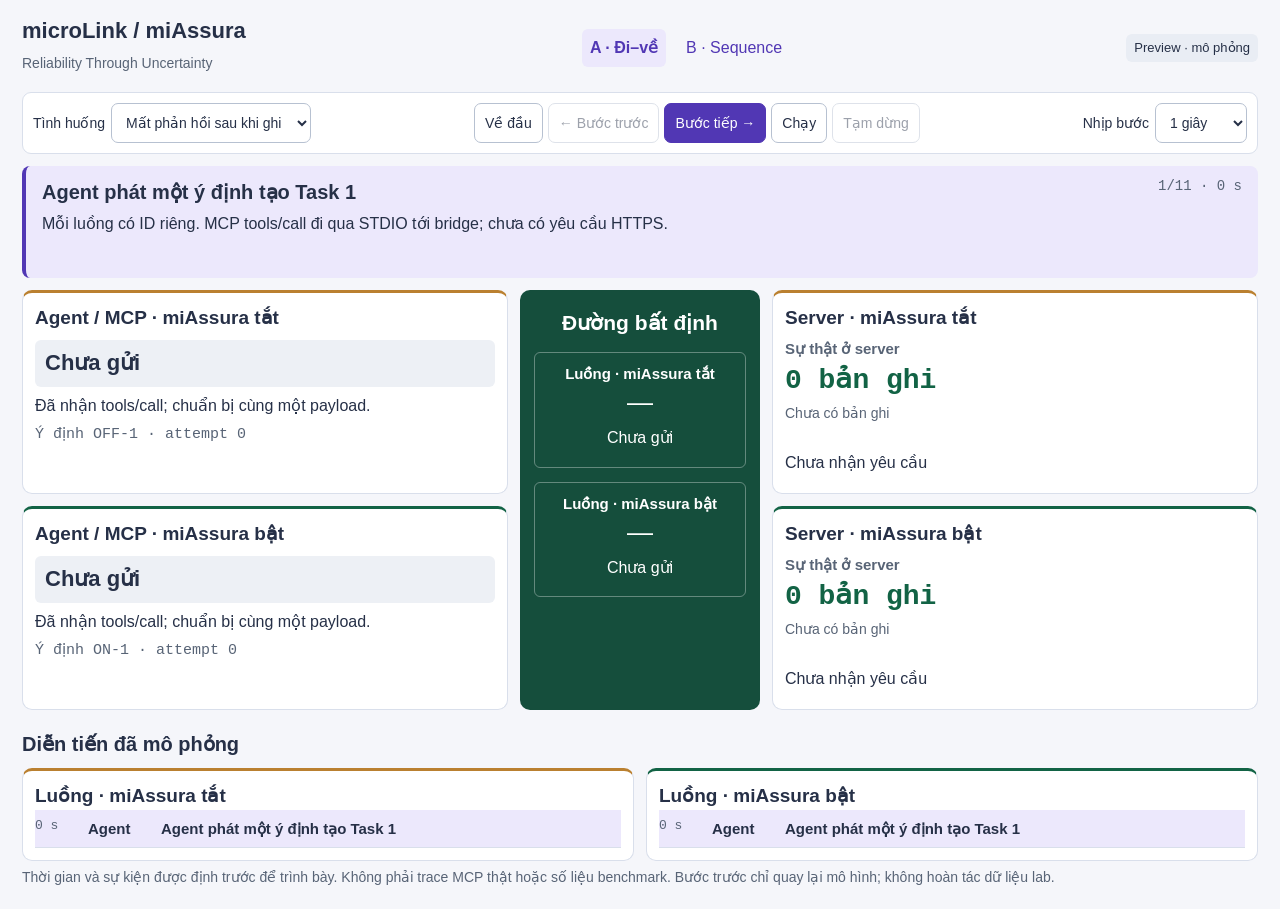
<file: lab/ui/prototypes/journey/preview.html>
<!doctype html>
<html lang="vi"><meta charset="utf-8"><meta name="viewport" content="width=device-width,initial-scale=1">
<title>Hành trình · miAssura</title><link rel="stylesheet" href="preview.css">
<body><main>
<header><div><h1>microLink / miAssura</h1><p>Reliability Through Uncertainty</p></div><nav aria-label="Chọn bố cục"><a id="flowLink" href="?layout=flow">A · Đi–về</a><a id="sequenceLink" href="?layout=sequence">B · Sequence</a></nav><span class="tag">Preview · mô phỏng</span></header>
<section class="controls"><label>Tình huống <select id="scenario"><option value="response">Mất phản hồi sau khi ghi</option><option value="request">Yêu cầu không tới server</option><option value="normal">Bình thường</option></select></label><div><button id="reset">Về đầu</button><button id="prev">← Bước trước</button><button id="next" class="primary">Bước tiếp →</button><button id="play">Chạy</button><button id="pause">Tạm dừng</button></div><label>Nhịp bước <select id="speed"><option value="1000">1 giây</option><option value="2000">2 giây</option><option value="500">0,5 giây</option></select></label></section>
<section class="narration" aria-live="polite"><span id="position"></span><h2 id="headline"></h2><p id="explanation"></p></section>
<section id="board" class="board" aria-label="Hai luồng minh họa độc lập"></section>
<section class="evidence"><h2>Diễn tiến đã mô phỏng</h2><div id="logs" class="logs"></div></section>
<p class="note">Thời gian và sự kiện được định trước để trình bày. Không phải trace MCP thật hoặc số liệu benchmark. Bước trước chỉ quay lại mô hình; không hoàn tác dữ liệu lab.</p>
</main><script src="preview.js"></script></body></html>
</file>
<file: lab/ui/prototypes/prototype.css>
:root{font:16px/1.45 "Segoe UI",Arial,sans-serif;color:#232b3b;background:#f5f6fa;--line:#d9dfeb;--muted:#586476;--purple:#5343ad;--green:#176247;--amber:#8b5500;--red:#a53340}
*{box-sizing:border-box}body{margin:0}main{max-width:1620px;padding:18px 22px;margin:auto}header,.controls,nav,.lane-head{display:flex;align-items:center;gap:12px;flex-wrap:wrap}header{justify-content:space-between;margin-bottom:10px}h1{font-size:21px;line-height:1.2;margin:0}header p{font-size:12px;color:var(--muted);margin:4px 0 0}h2{font-size:18px;margin:0}p{margin:8px 0}a{color:var(--purple)}nav a{padding:7px 10px;border-radius:7px;text-decoration:none}nav a.selected{background:#ece8fc;font-weight:700}.prototype{font-size:12px;background:#e9edf4;padding:5px 9px;border-radius:6px;color:var(--muted)}button,select,input{font:inherit;font-size:14px;border:1px solid #b7c1d1;border-radius:7px;min-height:40px;background:white;color:inherit;padding:7px 10px}button{cursor:pointer}button.primary{color:white;background:var(--purple);border-color:var(--purple)}button:disabled{opacity:.45;cursor:default}.controls{padding:10px 12px;background:white;border:1px solid var(--line);border-radius:10px;margin-bottom:12px;justify-content:space-between}.controls label{font-size:14px;display:flex;gap:6px;align-items:center}.switcher{display:flex;gap:4px}.switcher button.active{color:var(--purple);background:#ede9fb;border-color:#b9afe0}.stage-note{font-size:14px;min-height:22px;color:var(--muted);margin:9px 0}.board{display:grid;gap:12px}.card{padding:14px;background:white;border:1px solid var(--line);border-radius:10px;min-width:0}.agent{border-top:3px solid var(--purple)}.off{border-top:3px solid #ba8030}.on{border-top:3px solid var(--green)}.lane-head{justify-content:space-between;margin-bottom:12px}.lane-head span{font-size:13px;color:var(--muted)}.nodes{display:grid;gap:4px;grid-template-columns:repeat(10,minmax(0,1fr));align-content:start}.node{min-width:0;min-height:29px;padding:3px 0;border:1px solid #9fc5b2;border-radius:5px;background:#e8f5ed;color:var(--green);font:700 14px Consolas,monospace;cursor:pointer}.node.emitted{background:#efecfc;border-color:#c6bee6;color:var(--purple)}.node.duplicate{background:#fde9ec;border-color:#d69aa6;color:var(--red)}.node.waiting{color:var(--muted);background:#f1f3f7;border-color:#c9d1de}.node.unknown{background:#fff1d9;border-color:#d9b36c;color:var(--amber)}.node.active{outline:2px solid var(--purple);outline-offset:1px}.empty{font-size:14px;color:var(--muted);grid-column:1/-1;padding:18px 0}.big .nodes{grid-template-columns:repeat(3,1fr);gap:12px}.big .node{font-size:27px;min-height:100px}.matrix .board{grid-template-columns:repeat(3,1fr);min-height:460px}.matrix .card{padding:16px}.matrix .nodes{gap:5px}.matrix .node{min-height:31px}.hint{font-size:12px;color:var(--muted);margin:10px 0 0}.blackbox{background:#202a3c;color:#f4f6fc;border:1px solid #141f32;border-radius:9px;padding:15px 18px;text-align:center;min-width:0}.blackbox strong{display:block;font-size:16px}.blackbox small{color:#c6d0e0;font-size:12px}.box-state{color:#ffd89a;font-size:13px;margin-top:7px}.direction{color:var(--purple);font-size:13px;white-space:nowrap;text-align:center}.direction.return{color:var(--green)}.direction.blocked{color:var(--amber)}.mini-path{display:flex;align-items:center;justify-content:center;gap:12px;padding:7px;font-size:12px;color:var(--muted);margin-bottom:12px}.mini-path .blackbox{padding:5px 11px;font-size:12px}.mini-path .blackbox strong{font-size:13px}.flow .board{grid-template-columns:1fr}.flow .agent .nodes{grid-template-columns:repeat(25,minmax(0,1fr))}.flow .route{display:grid;grid-template-columns:135px 220px minmax(0,1fr);gap:18px;align-items:center}.route-label p{font-size:13px;color:var(--muted)}.route-label b{font-size:17px}.path-column{display:grid;gap:8px}.flow .route .nodes{grid-template-columns:repeat(25,minmax(0,1fr))}.flow .route .node{font-size:13px;min-height:28px}.flow .big.route .nodes{grid-template-columns:repeat(3,minmax(0,1fr))}.flow .big.route .node{font-size:30px;min-height:140px}.flow .big.agent .nodes{grid-template-columns:repeat(3,minmax(0,1fr))}.flow .agent .lane-head{margin-bottom:8px}.timeline .board{grid-template-columns:1fr 1fr}.timeline .agent{grid-column:1/-1}.timeline .agent .nodes{grid-template-columns:repeat(25,minmax(0,1fr))}.timeline .agent .node{min-height:25px}.timeline .big.agent .nodes{grid-template-columns:repeat(3,minmax(0,1fr))}.timeline .big.agent .node{min-height:60px}.timeline-track{display:grid;grid-template-columns:repeat(4,1fr);gap:8px}.event-card{font-size:13px;min-height:94px;border:1px solid var(--line);border-radius:8px;padding:10px;color:var(--muted);background:#f7f8fb}.event-card b{display:block;font-size:14px;margin-bottom:6px}.event-card.current{border:2px solid var(--purple);background:#f0edfb;color:#31265d}.event-card.done{border-color:#a8cdbc;background:#edf7f1;color:var(--green)}.event-card.uncertain{border-color:#d8b270;background:#fff3df;color:var(--amber)}.legend{font-size:13px;display:flex;gap:18px;flex-wrap:wrap;color:var(--muted);margin:12px 0}.legend span{display:flex;gap:6px;align-items:center}.dot{width:10px;height:10px;border-radius:3px;background:#e8f5ed;border:1px solid #9fc5b2}.dot.purple{background:#d3caf5;border-color:#a99bd4}.dot.red{background:#f6cbd3;border-color:#bc7d8a}.dot.amber{background:#f7d7a2;border-color:#c69c55}.below{display:grid;gap:10px;margin-top:14px}.below details{border:1px solid var(--line);border-radius:9px;background:white;padding:13px 16px}.below summary{cursor:pointer;font-size:14px;font-weight:600}.below table{width:100%;border-collapse:collapse;font-size:14px;margin-top:10px}.below td,.below th{text-align:left;border-bottom:1px solid var(--line);padding:8px}.detail{font-size:14px;background:#eaeef5;padding:10px 14px;border-radius:8px;margin-top:12px}.options{display:grid;grid-template-columns:repeat(3,1fr);gap:18px;margin:22px 0}.options a{text-decoration:none;display:block;min-height:170px}.options b{font-size:20px}.options p{color:var(--muted);font-size:16px}.tip{color:var(--muted);font-size:15px}.actions{display:flex;gap:6px;align-items:center;flex-wrap:wrap}:focus-visible{outline:3px solid #976000;outline-offset:3px}
@media(min-width:1500px){.matrix .node{min-height:37px}.matrix .board{min-height:560px}.flow .route .node{min-height:31px}}
@media(max-width:900px){main{padding:14px}.matrix .board,.timeline .board,.options{grid-template-columns:1fr}.flow .route{grid-template-columns:1fr}.flow .agent .nodes,.flow .route .nodes,.timeline .agent .nodes{grid-template-columns:repeat(10,minmax(0,1fr))}.timeline-track{grid-template-columns:repeat(2,1fr)}.flow .route-label,.path-column{max-width:none}.path-column{grid-template-columns:1fr 2fr 1fr;align-items:center}.controls{align-items:flex-start}}
.node{white-space:nowrap}.node.duplicate{font-size:12px}.matrix .mini-path{padding:4px;margin-bottom:8px}.matrix .mini-path .blackbox{padding:6px 10px}.matrix .mini-path .blackbox small,.matrix .mini-path .box-state{display:none}
.flow .big.agent .node{min-height:55px}.flow .big.route .node{min-height:95px}
[hidden]{display:none!important}
@media(prefers-reduced-motion:reduce){*{scroll-behavior:auto!important}}
</file>
<file: lab/ui/prototypes/journey/preview.css>
:root{font:16px/1.4 "Segoe UI",Arial,sans-serif;color:#263047;background:#f5f6fa;--line:#d9dfeb;--purple:#5137b4;--green:#126345;--red:#b4233a;--muted:#586476}
*{box-sizing:border-box}body{margin:0}main{max-width:1520px;padding:16px 22px;margin:auto}h1{font-size:22px;margin:0}h2{font-size:20px;margin:0}p{margin:7px 0}header,.controls,nav{display:flex;gap:12px;align-items:center;justify-content:space-between;flex-wrap:wrap}header{margin-bottom:12px}header p,.note{color:var(--muted);font-size:14px}a{color:var(--purple)}nav a{padding:8px;text-decoration:none}nav a[aria-current]{background:#ece8fc;border-radius:6px;font-weight:700}.tag{padding:5px 8px;background:#e9edf4;border-radius:6px;font-size:13px}
button,select{font:inherit;font-size:14px;border:1px solid #b7c1d1;border-radius:7px;min-height:40px;padding:6px 10px;background:white;color:inherit}button{cursor:pointer}button:disabled{opacity:.45;cursor:default}.primary{background:var(--purple);color:white;border-color:var(--purple)}:focus-visible{outline:3px solid #976000;outline-offset:3px}.controls{padding:10px;background:white;border:1px solid var(--line);border-radius:9px}.controls>div{display:flex;gap:5px;flex-wrap:wrap}.controls label{font-size:14px;display:flex;gap:6px;align-items:center}
.narration{margin:12px 0;height:112px;padding:12px 16px;background:#ece8fc;border-left:4px solid var(--purple);border-radius:8px}.narration span{float:right;color:var(--muted);font:14px Consolas,monospace}.narration p{font-size:16px;max-width:1100px}.board{display:grid;grid-template-columns:minmax(0,1fr) 240px minmax(0,1fr);gap:12px}.card{min-width:0;border:1px solid var(--line);background:white;padding:12px;border-radius:10px}.off{border-top:3px solid #ba8030}.on{border-top:3px solid var(--green)}.client-0,.server-0{grid-row:1}.client-1,.server-1{grid-row:2}.client-0,.client-1{grid-column:1}.server-0,.server-1{grid-column:3}.card h2{font-size:19px}.card h3{font-size:15px;margin:6px 0 3px;color:var(--muted)}.status{font-size:22px;font-weight:700;padding:8px 10px;background:#edf0f5;border-radius:6px;margin:8px 0}.status.unknown,.status.waiting{color:#895500;background:#fff0d8}.status.confirmed{color:var(--green);background:#edf7f1}.detail{font-size:16px;min-height:22px}.identity{display:flex;gap:16px;flex-wrap:wrap;font:15px Consolas,monospace;color:var(--muted)}.count{font:700 28px Consolas,monospace;color:var(--green)}.records{display:flex;gap:8px;min-height:40px;margin:8px 0}.record{display:inline-flex;align-items:center;gap:5px;min-width:70px;padding:7px 12px;border-radius:6px;background:var(--green);color:white;font:700 17px Consolas,monospace}.record.extra{background:var(--red)}.network{grid-column:2;grid-row:1/3;padding:18px 14px;border-radius:10px;background:#154e3c;color:white;min-height:330px;text-align:center}.network.adverse{background:#702c3b}.network h2{font-size:21px}.network .route{border:1px solid #ffffff55;border-radius:6px;padding:10px;margin-top:14px;min-height:115px}.route strong{display:block;font-size:15px}.route .direction{font-size:26px;min-height:36px}.route p{font-size:16px}
.evidence{margin-top:20px}.logs{display:grid;grid-template-columns:1fr 1fr;gap:12px;margin-top:10px}.log{list-style:none;margin:0;padding:0}.log li{display:grid;grid-template-columns:45px 65px 1fr;gap:8px;border-bottom:1px solid var(--line);padding:8px 0;font-size:15px}.log .current{background:#ece8fc;font-weight:700}.log time{color:var(--muted);font:13px Consolas,monospace}.choices{display:grid;grid-template-columns:1fr 1fr;gap:18px;margin:20px 0}.choices a{text-decoration:none}.choices p{color:var(--muted)}
.sequence .board{grid-template-columns:1fr 1fr}.sequence-card{border-top:3px solid var(--green)}.sequence-card.off{border-top-color:#ba8030}.sequence-head{display:flex;justify-content:space-between;align-items:center;gap:10px}.sequence-head .status{font-size:19px;margin:0}.lifelines{display:grid;grid-template-columns:repeat(3,1fr);gap:12px;text-align:center;margin-top:18px;min-height:80px;background:linear-gradient(90deg,transparent 16.5%,#d9dfeb 16.5%,#d9dfeb 16.8%,transparent 16.8%,transparent 49.8%,#d9dfeb 49.8%,#d9dfeb 50.1%,transparent 50.1%,transparent 83.2%,#d9dfeb 83.2%,#d9dfeb 83.5%,transparent 83.5%)}.lifelines b{font-size:15px;background:white;align-self:start;padding:5px}.sequence-message{padding:12px;border:2px solid var(--purple);border-radius:7px;text-align:center;min-height:100px;background:#f5f2ff}.sequence-message strong{display:block;font-size:20px}.sequence-truth{display:flex;gap:14px;align-items:center;margin-top:12px;font-size:15px}
@media(max-width:950px){main{padding:12px}.board,.sequence .board,.logs,.choices{grid-template-columns:1fr}.client-0,.client-1,.server-0,.server-1,.network{grid-column:auto;grid-row:auto}.network{min-height:0;display:grid;grid-template-columns:1fr 1fr;gap:10px}.network h2{grid-column:1/-1}.network .route{margin-top:0}.narration{height:auto}.narration span{float:none;display:block;margin-bottom:7px}}
@media(prefers-reduced-motion:reduce){*{scroll-behavior:auto!important}}
</file>
<file: lab/ui/prototypes/flow.css>
.flow-review main{max-width:1620px;padding:16px 20px}
.flow-review h3{font-size:16px;margin:0}
.flow-review .controls{gap:8px;margin-bottom:5px;padding:6px 10px}
.flow-review input[type=number]{width:76px}
.flow-review button,.flow-review select{min-height:42px}
.shared-board{display:grid;grid-template-columns:minmax(0,1fr) 220px minmax(0,1.85fr);gap:14px;align-items:start}
.flow-review .lane-head{margin-bottom:6px}
.flow-review .lane-head span{font-size:14px}
.flow-review .agent-panel .nodes{grid-template-columns:repeat(12,minmax(0,1fr));gap:4px}
.flow-review .node{min-height:27px;font-size:15px}
.server-column{display:grid;gap:12px;min-width:0}
.server-panel .nodes{grid-template-columns:repeat(22,minmax(0,1fr));gap:4px}
.flow-review .node.duplicate{font-size:13px}
.shared-network{align-self:stretch;padding-top:18px;display:flex;flex-direction:column;justify-content:center}
.flow-review .blackbox{padding:14px 12px;border-radius:10px}
.flow-review .blackbox strong{font-size:21px}
.flow-review .blackbox>span{display:block;font-size:15px;color:#d3dbea;margin-top:5px}
.network-case{font-size:16px;color:#ffe2b0;margin:9px 0 0}
.network-caption{font-size:16px;font-weight:600;text-align:center;margin:14px 0 7px}
.endpoint-metrics{width:100%;border-collapse:collapse;background:white;border-radius:8px;font-size:16px}
.endpoint-metrics td{font:700 27px Consolas,monospace;text-align:center;padding:10px 5px}
.endpoint-metrics th{font-weight:500;text-align:left;padding:8px;line-height:1.35}
.endpoint-metrics tr:first-child th:not(:first-child){text-align:center;font-weight:700}
.endpoint-metrics tr+tr{border-top:1px solid var(--line)}
.network-footnote{font-size:13px;color:var(--muted);margin:10px 2px}
.network-phase{font-size:16px;font-weight:600;border-left:3px solid var(--purple);padding:8px 10px;background:#eeeafa}
.server-metrics{display:grid;grid-template-columns:repeat(3,1fr);gap:8px;margin-bottom:6px}
.metric{display:flex;align-items:baseline;gap:6px}
.metric strong{display:block;font:700 23px/1.25 Consolas,monospace;color:var(--green)}
.metric span{font-size:15px;color:var(--muted)}
.metric.duplicate strong{color:var(--red)}
.bridge-observation{border-top:1px solid var(--line);margin-top:12px;padding-top:10px}
.bridge-observation.off h3{color:#885504}.bridge-observation.on h3{color:var(--green)}
.bridge-status{font-size:16px;margin:4px 0 7px;font-weight:600;line-height:1.35}
.observation{margin-top:10px;border:1px solid var(--line);border-radius:7px;background:#f8f9fc;padding:7px 9px}
.observation summary{font-size:15px;font-weight:600;cursor:pointer;line-height:1.4}
.observation-log{list-style:none;padding:0;margin:9px 0 0;display:grid;gap:7px;font-size:15px;line-height:1.4}
.observation-log li{display:grid;grid-template-columns:20px 17px 1fr;gap:5px;align-items:baseline;overflow-wrap:anywhere}
.observation-log .quiet{display:block;color:var(--muted)}
.log-step{font:12px Consolas,monospace;color:var(--muted)}
.log-symbol{font-size:17px;color:var(--purple)}
.observation-log .confirmed .log-symbol,.observation-log .replay .log-symbol{color:var(--green)}
.observation-log .unknown{color:#875300}.observation-log .unknown .log-symbol{color:#875300}
.observation-log .duplicate{color:var(--red)}.observation-log .duplicate .log-symbol{color:var(--red)}
.fault-control{display:flex;align-items:center;gap:8px;padding:0 4px;font-size:15px;width:260px}
.fault-control input{flex:1;min-width:60px;min-height:22px;padding:0;border:0;background:transparent;accent-color:var(--purple)}
.fault-control strong{font-size:20px;min-width:50px;color:var(--purple)}
.fault-control>span{display:none}
.flow-review[data-mode=explain] .agent-panel .nodes,.flow-review[data-mode=explain] .server-panel .nodes{grid-template-columns:repeat(3,minmax(0,1fr))}
.flow-review[data-mode=explain] .node{min-height:60px;font-size:26px}
.flow-review[data-mode=explain] .node.duplicate{font-size:26px}
.flow-review[data-mode=explain] .agent-panel .observation:first-of-type{margin-top:8px}
.flow-review[data-mode=explain] .empty{padding:14px 0;margin:0;min-height:60px;font-size:16px}
.flow-review .stage-note{font-size:15px}
.state-window{display:grid;gap:2px;margin-top:6px}
.state-row{display:grid;grid-template-columns:54px minmax(0,1fr);gap:6px;align-items:baseline;line-height:1.25}
.state-row.previous,.state-row.upcoming{font-size:14px;color:#626d7c}
.state-row.current{font-size:16px;font-weight:700;color:#292145;background:#eeeafa;border-radius:5px;padding:3px 5px;margin-inline:-5px}
.state-label{font-size:12px;font-weight:500;color:#626d7c}
.server-panel .state-row.current{color:var(--green);background:#edf7f1}
.flow-review[data-mode=compare] .server-panel,.flow-review[data-mode=compare] .agent-panel{padding:9px}
.flow-review[data-mode=compare] .server-panel h2{font-size:17px}
.flow-review[data-mode=compare] .node{min-height:22px;font-size:14px;padding:1px 0}
.flow-review[data-mode=compare] .node.duplicate{font-size:12px}
.flow-review[data-mode=compare] .bridge-observation{margin-top:6px;padding-top:5px}
.flow-review[data-mode=compare] .nodes{gap:3px}
.flow-review .node.duplicate{position:relative}
.flow-review .node.duplicate::after{content:'↻';position:absolute;right:-2px;top:-6px;font:700 10px Arial;color:var(--red);background:#fde9ec;border-radius:4px;padding:0 1px}
.full-trace{margin-top:22px}
.full-trace>p{font-size:15px;color:var(--muted)}
.trace-columns{display:grid;grid-template-columns:repeat(3,minmax(0,1fr));gap:14px;align-items:start}
.trace-column{min-width:0;background:white;border:1px solid var(--line);border-radius:9px;padding:14px}
.trace-column>h2{font-size:18px}
.log-group{margin-top:16px;padding-top:12px;border-top:1px solid var(--line)}
.log-group h3{font-size:16px}
.log-group .observation-log{gap:8px;font-size:15px}
.flow-review[data-mode=explain] .shared-board{grid-template-columns:minmax(0,1fr) 230px minmax(0,1.25fr)}
@media(min-width:1500px){.shared-board{grid-template-columns:minmax(0,1fr) 260px minmax(0,1.85fr);gap:18px}.observation-log{font-size:16px}.state-row.current{font-size:18px}}
@media(max-width:1050px){.shared-board{grid-template-columns:minmax(0,1fr) 220px minmax(0,1.2fr);gap:10px}.server-panel .nodes{grid-template-columns:repeat(10,minmax(0,1fr))}.flow-review .card{padding:10px}.network-footnote{font-size:13px}}
@media(min-width:1051px) and (max-width:1350px){
  .flow-review main{padding:12px 16px}
  .flow-review header{margin-bottom:6px}
  .flow-review .controls{padding:4px 8px}
  .shared-board{grid-template-columns:minmax(0,1fr) 190px minmax(0,1.85fr);gap:10px}
  .flow-review[data-mode=compare] .node{min-height:20px}
  .flow-review[data-mode=compare] .server-panel,.flow-review[data-mode=compare] .agent-panel{padding:8px}
  .server-column{gap:10px}
  .flow-review[data-mode=compare] .bridge-observation{margin-top:5px;padding-top:4px}
  .flow-review .blackbox strong{font-size:19px}
  .endpoint-metrics td{font-size:25px;padding:8px 4px}
  .endpoint-metrics th{font-size:15px;padding:7px 5px}
}
@media(max-width:800px){.shared-board,.flow-review[data-mode=explain] .shared-board{grid-template-columns:1fr}.shared-network{padding:0}.server-panel .nodes{grid-template-columns:repeat(10,minmax(0,1fr))}.server-column{grid-template-columns:1fr 1fr}.fault-control{flex-wrap:wrap}.fault-control>span{width:100%}.endpoint-metrics{max-width:460px;margin:auto}.trace-columns{grid-template-columns:1fr}}
@media(max-width:550px){.server-column{grid-template-columns:1fr}.flow-review main{padding:12px}.server-panel .nodes{grid-template-columns:repeat(10,minmax(0,1fr))}.flow-review .controls{align-items:flex-start}.flow-review .node{font-size:14px}.flow-review .node.duplicate{font-size:12px}}
</file>
